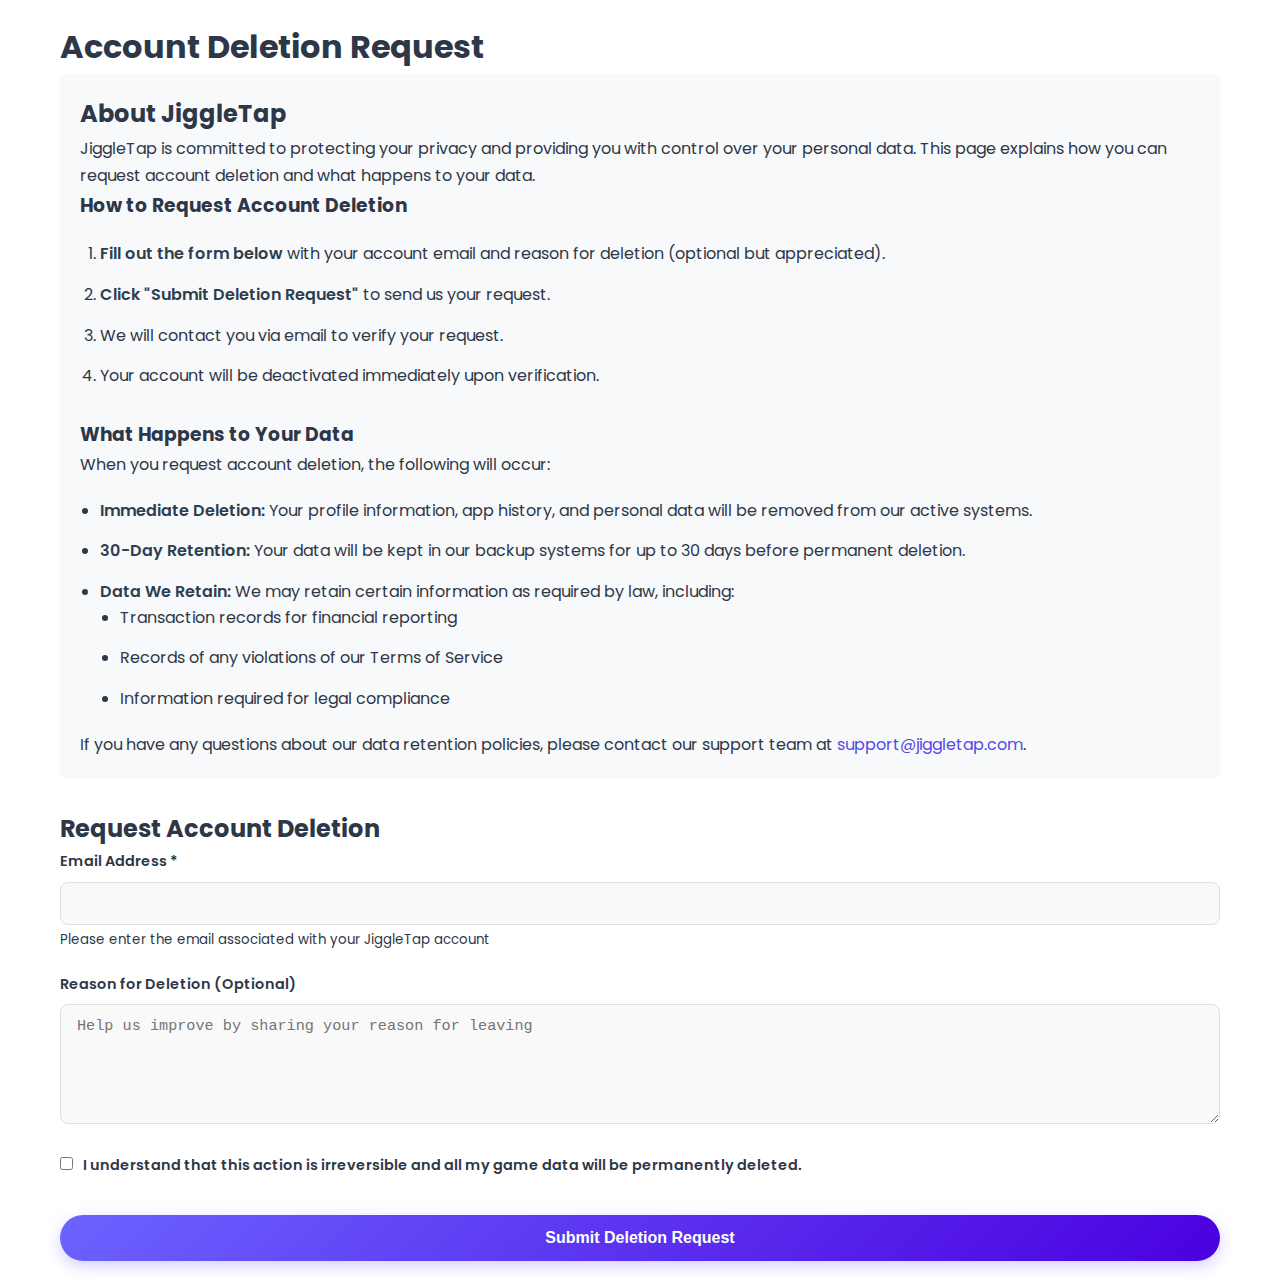
<file: cricket-fantasy/delete-info.html>
<!DOCTYPE html>
<html lang="en">
<head>
    <meta charset="UTF-8">
    <meta name="viewport" content="width=device-width, initial-scale=1.0">
    <title>JiggleTap - T20 Fantasy Cricket | Account Deletion</title>
    <link rel="preconnect" href="https://fonts.googleapis.com">
    <link rel="preconnect" href="https://fonts.gstatic.com" crossorigin>
    <link href="https://fonts.googleapis.com/css2?family=Poppins:wght@300;400;600;700&display=swap" rel="stylesheet">
    <link rel="icon" type="image/svg+xml" href="../images/jiggletap_logo_no_text.png">
    <link rel="stylesheet" href="../css/styles.css">
    <link rel="stylesheet" href="https://cdnjs.cloudflare.com/ajax/libs/font-awesome/6.0.0-beta3/css/all.min.css">
    <style>
        .info-section {
            background: #f8f9fa;
            border-radius: 8px;
            padding: 20px;
            margin-bottom: 30px;
        }
        .steps {
            margin: 20px 0;
            padding-left: 20px;
        }
        .steps li {
            margin-bottom: 15px;
            line-height: 1.6;
        }
        .data-retention {
            margin-top: 30px;
        }
        .highlight {
            font-weight: 600;
            color: #2c3e50;
        }
    </style>
</head>
<body class="m-20">
    <div class="container">
        <h1>Account Deletion Request</h1>
        
        <div class="info-section">
            <h2>About JiggleTap</h2>
            <p>JiggleTap is committed to protecting your privacy and providing you with control over your personal data. This page explains how you can request account deletion and what happens to your data.</p>
            
            <h3>How to Request Account Deletion</h3>
            <ol class="steps">
                <li><span class="highlight">Fill out the form below</span> with your account email and reason for deletion (optional but appreciated).</li>
                <li><span class="highlight">Click "Submit Deletion Request"</span> to send us your request.</li>
                <li>We will contact you via email to verify your request.</li>
                <li>Your account will be deactivated immediately upon verification.</li>
            </ol>
            
            <div class="data-retention">
                <h3>What Happens to Your Data</h3>
                <p>When you request account deletion, the following will occur:</p>
                <ul class="steps">
                    <li><span class="highlight">Immediate Deletion:</span> Your profile information, app history, and personal data will be removed from our active systems.</li>
                    <li><span class="highlight">30-Day Retention:</span> Your data will be kept in our backup systems for up to 30 days before permanent deletion.</li>
                    <li><span class="highlight">Data We Retain:</span> We may retain certain information as required by law, including:
                        <ul>
                            <li>Transaction records for financial reporting</li>
                            <li>Records of any violations of our Terms of Service</li>
                            <li>Information required for legal compliance</li>
                        </ul>
                    </li>
                </ul>
                
                <p>If you have any questions about our data retention policies, please contact our support team at <a href="mailto:support@jiggletap.com">support@jiggletap.com</a>.</p>
            </div>
        </div>

        <h2>Request Account Deletion</h2>
        <form id="delete-info" action="https://smartforms.dev/submit/686efab6c184545ccc0bf742" method="POST">
            <div class="form-group">
                <label for="email">Email Address <span class="required">*</span></label>
                <input id="email" type="email" name="email" required>
                <small>Please enter the email associated with your JiggleTap account</small>
            </div>
            <div class="form-group">
                <label for="reason">Reason for Deletion (Optional)</label>
                <textarea id="reason" name="reason" rows="4" placeholder="Help us improve by sharing your reason for leaving"></textarea>
            </div>

            <div class="form-group" style="display: flex; align-items: baseline; ">
                <input type="checkbox" id="confirm-delete" name="confirm-delete" style="width: auto; display: flex; margin-right: 10px;" required>
                <label for="confirm-delete">I understand that this action is irreversible and all my game data will be permanently deleted.</label>
            </div>

            <button type="submit" class="submit-btn">Submit Deletion Request</button>
        </form>
    </div>
</body>
</html>
</file>
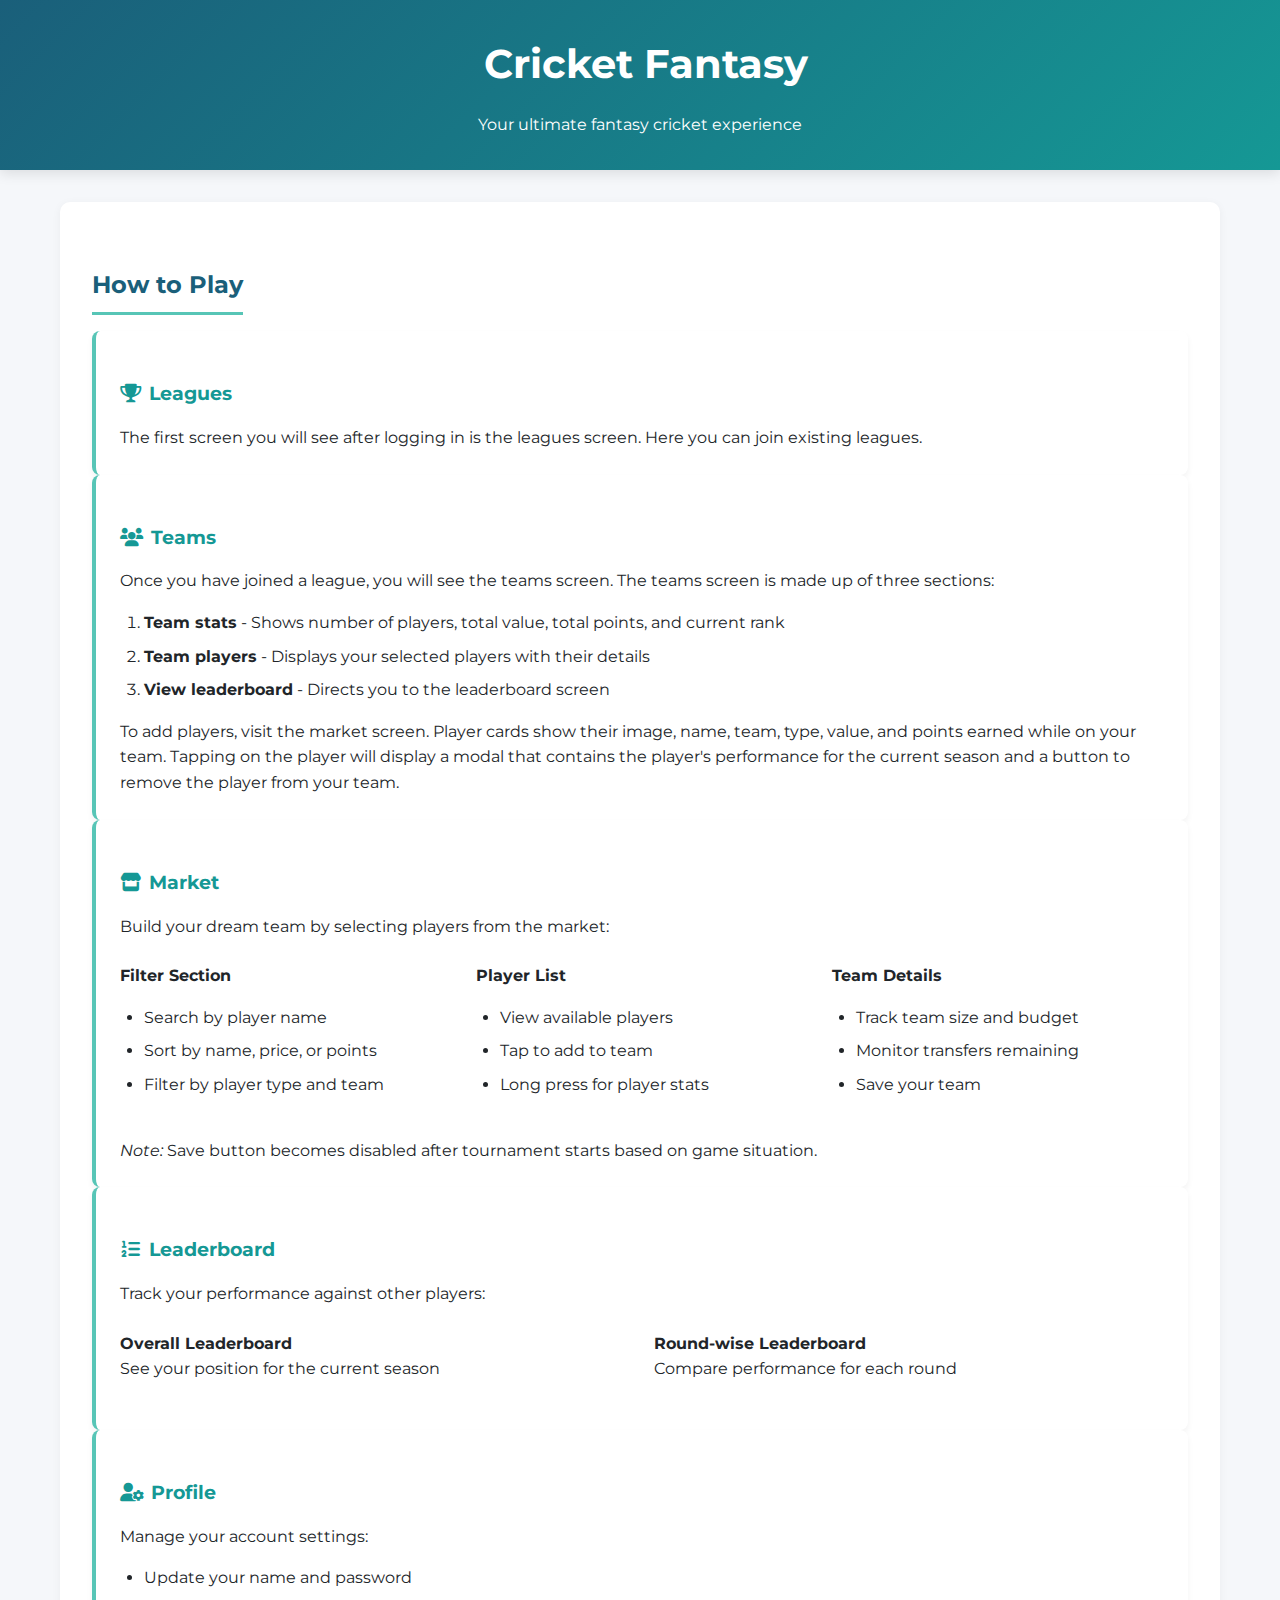
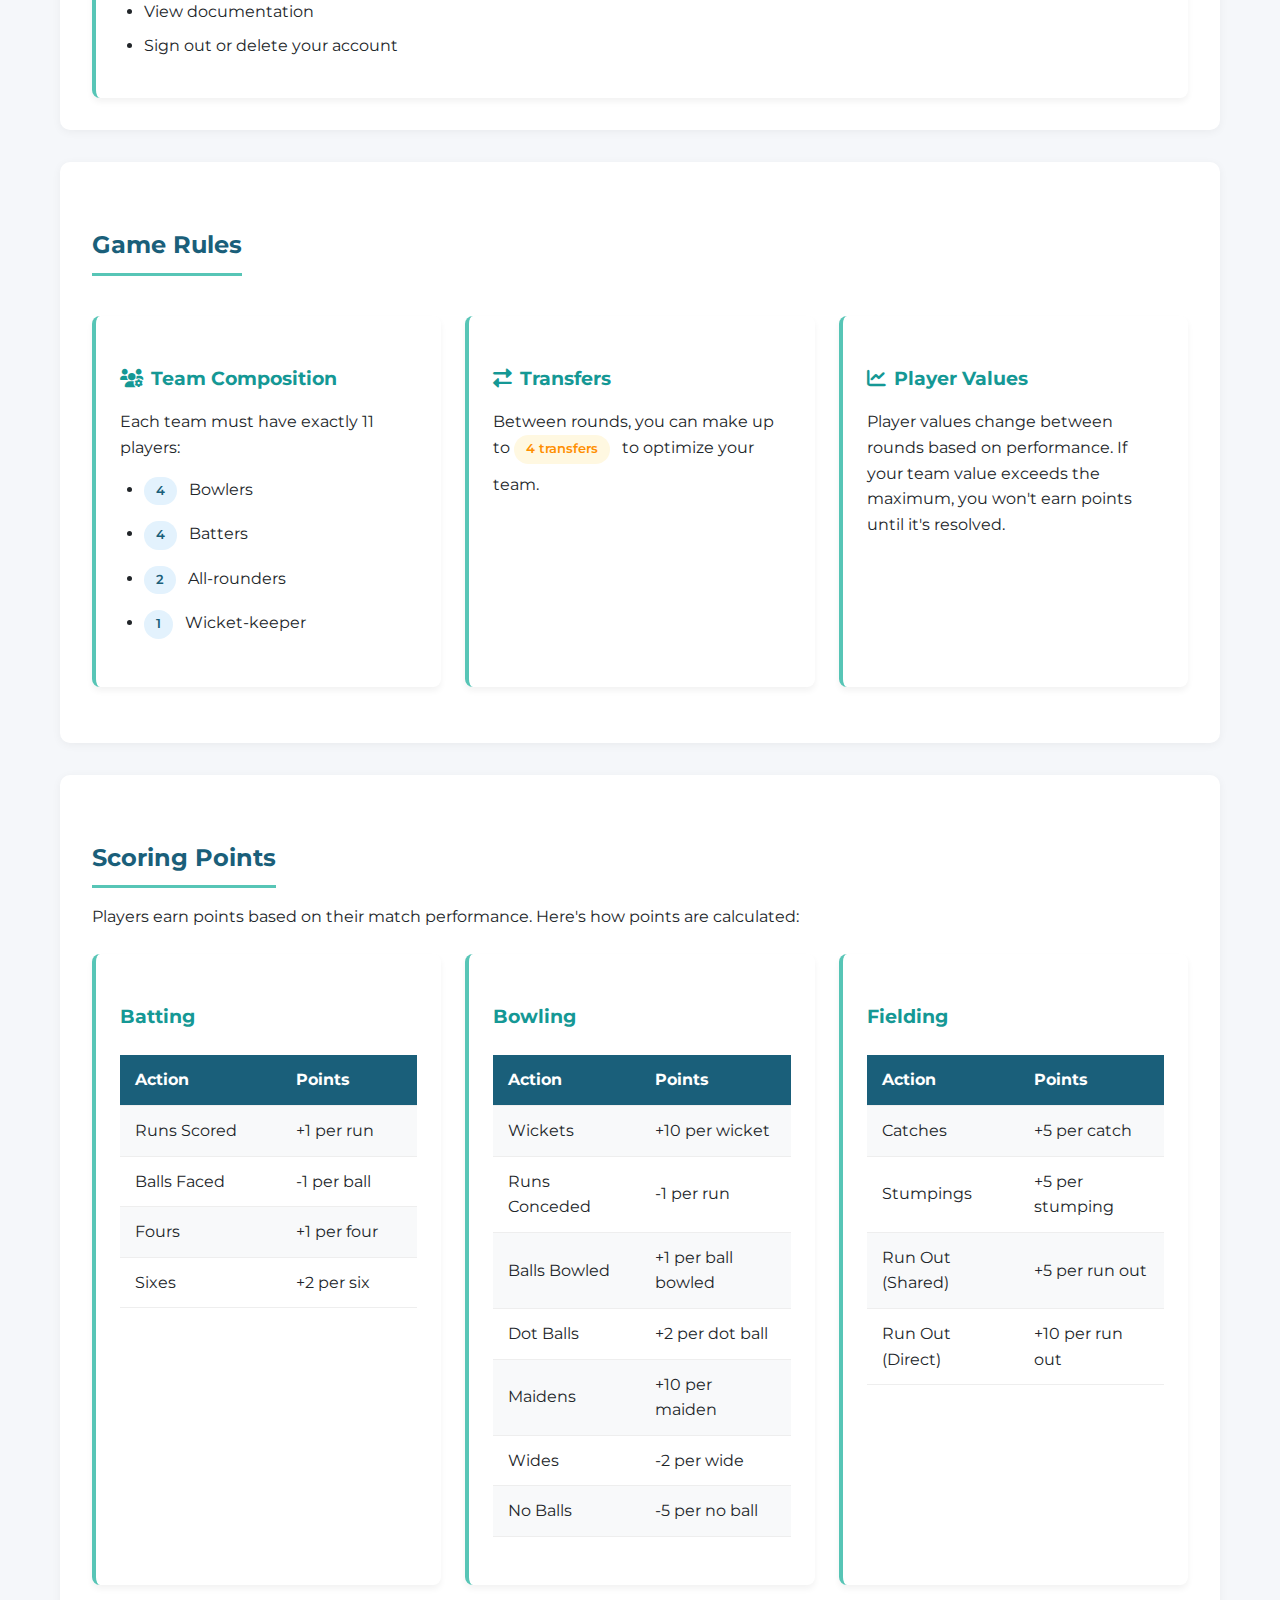
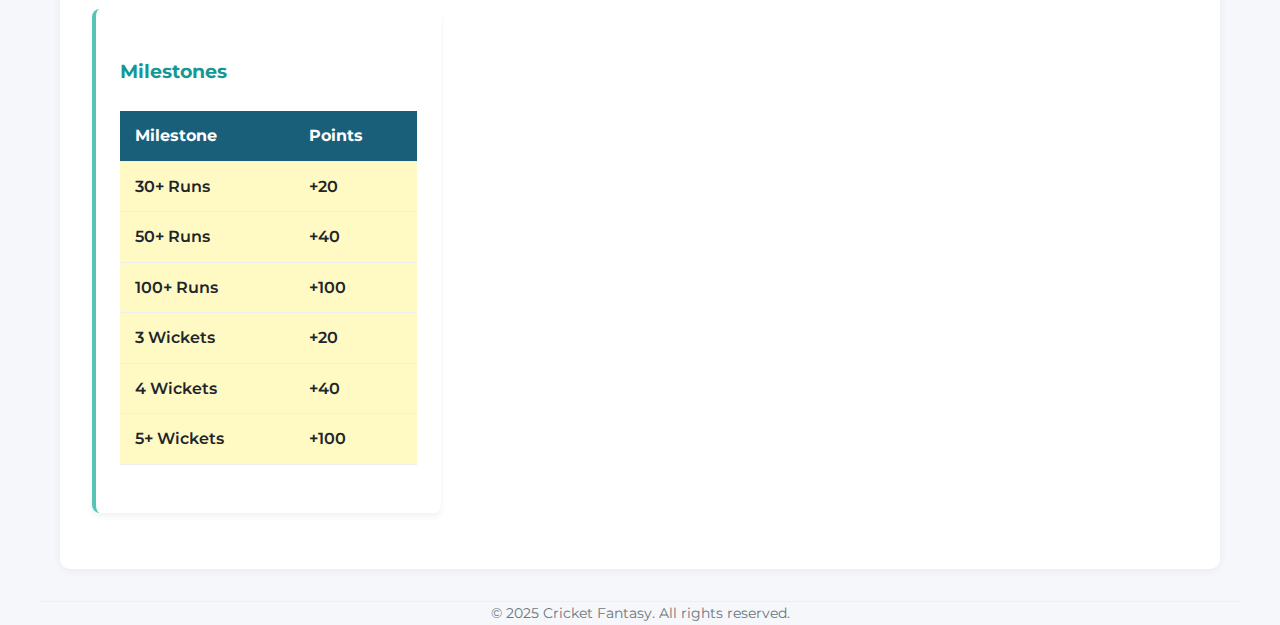
<file: cricket-fantasy/how-to-play.html>
<!DOCTYPE html>
<html lang="en">
<head>
    <meta charset="UTF-8">
    <meta name="viewport" content="width=device-width, initial-scale=1.0">
    <title>How to Play - Cricket Fantasy</title>
    <link href="https://fonts.googleapis.com/css2?family=Montserrat:wght@300;400;600;700&display=swap" rel="stylesheet">
    <link rel="stylesheet" href="https://cdnjs.cloudflare.com/ajax/libs/font-awesome/6.0.0-beta3/css/all.min.css">
    <style>
        :root {
            --primary: #1a5f7a;
            --secondary: #57c5b6;
            --accent: #159895;
            --light: #f8f9fa;
            --dark: #212529;
            --success: #28a745;
            --warning: #ffc107;
            --danger: #dc3545;
        }
        
        * {
            margin: 0;
            padding: 0;
            box-sizing: border-box;
        }
        
        body {
            font-family: 'Montserrat', sans-serif;
            line-height: 1.6;
            color: var(--dark);
            background-color: #f5f7fa;
        }
        
        .container {
            max-width: 1200px;
            margin: 0 auto;
            padding: 0 20px;
        }
        
        header {
            background: linear-gradient(135deg, var(--primary), var(--accent));
            color: white;
            padding: 2rem 0;
            text-align: center;
            margin-bottom: 2rem;
            box-shadow: 0 4px 12px rgba(0,0,0,0.1);
        }
        
        h1 {
            font-size: 2.5rem;
            margin-bottom: 1rem;
        }
        
        h2 {
            color: var(--primary);
            margin: 2rem 0 1rem;
            padding-bottom: 0.5rem;
            border-bottom: 3px solid var(--secondary);
            display: inline-block;
        }
        
        h3 {
            color: var(--accent);
            margin: 1.5rem 0 1rem;
        }
        
        .section {
            background: white;
            border-radius: 10px;
            padding: 2rem;
            margin-bottom: 2rem;
            box-shadow: 0 2px 10px rgba(0,0,0,0.05);
        }
        
        .grid {
            display: grid;
            grid-template-columns: repeat(auto-fit, minmax(300px, 1fr));
            gap: 1.5rem;
            margin: 1.5rem 0;
        }
        
        .card {
            background: white;
            border-radius: 8px;
            padding: 1.5rem;
            box-shadow: 0 4px 6px rgba(0,0,0,0.05);
            border-left: 4px solid var(--secondary);
            transition: transform 0.3s ease, box-shadow 0.3s ease;
        }
        
        .card:hover {
            transform: translateY(-5px);
            box-shadow: 0 6px 12px rgba(0,0,0,0.1);
        }
        
        .points-table {
            width: 100%;
            border-collapse: collapse;
            margin: 1.5rem 0;
        }
        
        .points-table th, .points-table td {
            padding: 12px 15px;
            text-align: left;
            border-bottom: 1px solid #eee;
        }
        
        .points-table th {
            background-color: var(--primary);
            color: white;
        }
        
        .points-table tr:nth-child(even) {
            background-color: #f8f9fa;
        }
        
        .highlight {
            background-color: #fff9c4 !important;
            font-weight: 600;
        }
        
        .badge {
            display: inline-block;
            padding: 0.25rem 0.75rem;
            border-radius: 50px;
            font-size: 0.8rem;
            font-weight: 600;
            margin-right: 0.5rem;
            margin-bottom: 0.5rem;
        }
        
        .badge-primary {
            background-color: #e3f2fd;
            color: var(--primary);
        }
        
        .badge-success {
            background-color: #e8f5e9;
            color: var(--success);
        }
        
        .badge-warning {
            background-color: #fff8e1;
            color: #ff8f00;
        }
        
        .icon {
            margin-right: 0.5rem;
            color: var(--accent);
        }
        
        ol, ul {
            padding-left: 1.5rem;
            margin: 1rem 0;
        }
        
        li {
            margin-bottom: 0.5rem;
        }
        
        @media (max-width: 768px) {
            .grid {
                grid-template-columns: 1fr;
            }
            
            h1 {
                font-size: 2rem;
            }
        }
        
        footer {
            text-align: center;
            padding: 2rem 0;
            margin-top: 2rem;
            color: #6c757d;
            font-size: 0.9rem;
            border-top: 1px solid #eee;
        }
    </style>
</head>
<body>
    <header>
        <div class="container">
            <h1><i class="fas fa-cricket"></i> Cricket Fantasy</h1>
            <p>Your ultimate fantasy cricket experience</p>
        </div>
    </header>
    
    <main class="container">
        <section class="section">
            <h2>How to Play</h2>
            
            <div class="card">
                <h3><i class="fas fa-trophy icon"></i>Leagues</h3>
                <p>The first screen you will see after logging in is the leagues screen. Here you can join existing leagues.</p>
            </div>
            
            <div class="card">
                <h3><i class="fas fa-users icon"></i>Teams</h3>
                <p>Once you have joined a league, you will see the teams screen. The teams screen is made up of three sections:</p>
                <ol>
                    <li><strong>Team stats</strong> - Shows number of players, total value, total points, and current rank</li>
                    <li><strong>Team players</strong> - Displays your selected players with their details</li>
                    <li><strong>View leaderboard</strong> - Directs you to the leaderboard screen</li>
                </ol>
                <p>To add players, visit the market screen. Player cards show their image, name, team, type, value,
                    and points earned while on your team. Tapping on the player will display a modal that contains the player's
                    performance for the current season and a button to remove the player from your team.</p>
            </div>
            
            <div class="card">
                <h3><i class="fas fa-store icon"></i>Market</h3>
                <p>Build your dream team by selecting players from the market:</p>
                <div class="grid">
                    <div>
                        <h4>Filter Section</h4>
                        <ul>
                            <li>Search by player name</li>
                            <li>Sort by name, price, or points</li>
                            <li>Filter by player type and team</li>
                        </ul>
                    </div>
                    <div>
                        <h4>Player List</h4>
                        <ul>
                            <li>View available players</li>
                            <li>Tap to add to team</li>
                            <li>Long press for player stats</li>
                        </ul>
                    </div>
                    <div>
                        <h4>Team Details</h4>
                        <ul>
                            <li>Track team size and budget</li>
                            <li>Monitor transfers remaining</li>
                            <li>Save your team</li>
                        </ul>
                    </div>
                </div>
                <p><em>Note:</em> Save button becomes disabled after tournament starts based on game situation.</p>
            </div>
            
            <div class="card">
                <h3><i class="fas fa-list-ol icon"></i>Leaderboard</h3>
                <p>Track your performance against other players:</p>
                <div class="grid">
                    <div>
                        <h4>Overall Leaderboard</h4>
                        <p>See your position for the current season</p>
                    </div>
                    <div>
                        <h4>Round-wise Leaderboard</h4>
                        <p>Compare performance for each round</p>
                    </div>
                </div>
            </div>
            
            <div class="card">
                <h3><i class="fas fa-user-cog icon"></i>Profile</h3>
                <p>Manage your account settings:</p>
                <ul>
                    <li>Update your name and password</li>
                    <li>View documentation</li>
                    <li>Sign out or delete your account</li>
                </ul>
            </div>
        </section>
        
        <section class="section">
            <h2>Game Rules</h2>
            <div class="grid">
                <div class="card">
                    <h3><i class="fas fa-users-cog icon"></i>Team Composition</h3>
                    <p>Each team must have exactly 11 players:</p>
                    <ul>
                        <li><span class="badge badge-primary">4</span> Bowlers</li>
                        <li><span class="badge badge-primary">4</span> Batters</li>
                        <li><span class="badge badge-primary">2</span> All-rounders</li>
                        <li><span class="badge badge-primary">1</span> Wicket-keeper</li>
                    </ul>
                </div>
                
                <div class="card">
                    <h3><i class="fas fa-exchange-alt icon"></i>Transfers</h3>
                    <p>Between rounds, you can make up to <span class="badge badge-warning">4 transfers</span> to optimize your team.</p>
                </div>
                
                <div class="card">
                    <h3><i class="fas fa-chart-line icon"></i>Player Values</h3>
                    <p>Player values change between rounds based on performance. If your team value exceeds the maximum, you won't earn points until it's resolved.</p>
                </div>
            </div>
        </section>
        
        <section class="section">
            <h2>Scoring Points</h2>
            <p>Players earn points based on their match performance. Here's how points are calculated:</p>
            
            <div class="grid">
                <div class="card">
                    <h3>Batting</h3>
                    <table class="points-table">
                        <tr>
                            <th>Action</th>
                            <th>Points</th>
                        </tr>
                        <tr>
                            <td>Runs Scored</td>
                            <td>+1 per run</td>
                        </tr>
                        <tr>
                            <td>Balls Faced</td>
                            <td>-1 per ball</td>
                        </tr>
                        <tr>
                            <td>Fours</td>
                            <td>+1 per four</td>
                        </tr>
                        <tr>
                            <td>Sixes</td>
                            <td>+2 per six</td>
                        </tr>
                    </table>
                </div>
                
                <div class="card">
                    <h3>Bowling</h3>
                    <table class="points-table">
                        <tr>
                            <th>Action</th>
                            <th>Points</th>
                        </tr>
                        <tr>
                            <td>Wickets</td>
                            <td>+10 per wicket</td>
                        </tr>
                        <tr>
                            <td>Runs Conceded</td>
                            <td>-1 per run</td>
                        </tr>
                        <tr>
                            <td>Balls Bowled</td>
                            <td>+1 per ball bowled</td>
                        </tr>
                        <tr>
                            <td>Dot Balls</td>
                            <td>+2 per dot ball</td>
                        </tr>
                        <tr>
                            <td>Maidens</td>
                            <td>+10 per maiden</td>
                        </tr>
                        <tr>
                            <td>Wides</td>
                            <td>-2 per wide</td>
                        </tr>
                        <tr>
                            <td>No Balls</td>
                            <td>-5 per no ball</td>
                        </tr>
                    </table>
                </div>
                
                <div class="card">
                    <h3>Fielding</h3>
                    <table class="points-table">
                        <tr>
                            <th>Action</th>
                            <th>Points</th>
                        </tr>
                        <tr>
                            <td>Catches</td>
                            <td>+5 per catch</td>
                        </tr>
                        <tr>
                            <td>Stumpings</td>
                            <td>+5 per stumping</td>
                        </tr>
                        <tr>
                            <td>Run Out (Shared)</td>
                            <td>+5 per run out</td>
                        </tr>
                        <tr>
                            <td>Run Out (Direct)</td>
                            <td>+10 per run out</td>
                        </tr>
                    </table>
                </div>
                
                <div class="card">
                    <h3>Milestones</h3>
                    <table class="points-table">
                        <tr>
                            <th>Milestone</th>
                            <th>Points</th>
                        </tr>
                        <tr class="highlight">
                            <td>30+ Runs</td>
                            <td>+20</td>
                        </tr>
                        <tr class="highlight">
                            <td>50+ Runs</td>
                            <td>+40</td>
                        </tr>
                        <tr class="highlight">
                            <td>100+ Runs</td>
                            <td>+100</td>
                        </tr>
                        <tr class="highlight">
                            <td>3 Wickets</td>
                            <td>+20</td>
                        </tr>
                        <tr class="highlight">
                            <td>4 Wickets</td>
                            <td>+40</td>
                        </tr>
                        <tr class="highlight">
                            <td>5+ Wickets</td>
                            <td>+100</td>
                        </tr>
                    </table>
                </div>
            </div>
        </section>
    </main>
    
    <footer class="container">
        <p>&copy; 2025 Cricket Fantasy. All rights reserved.</p>
    </footer>
</body>
</html>
</file>
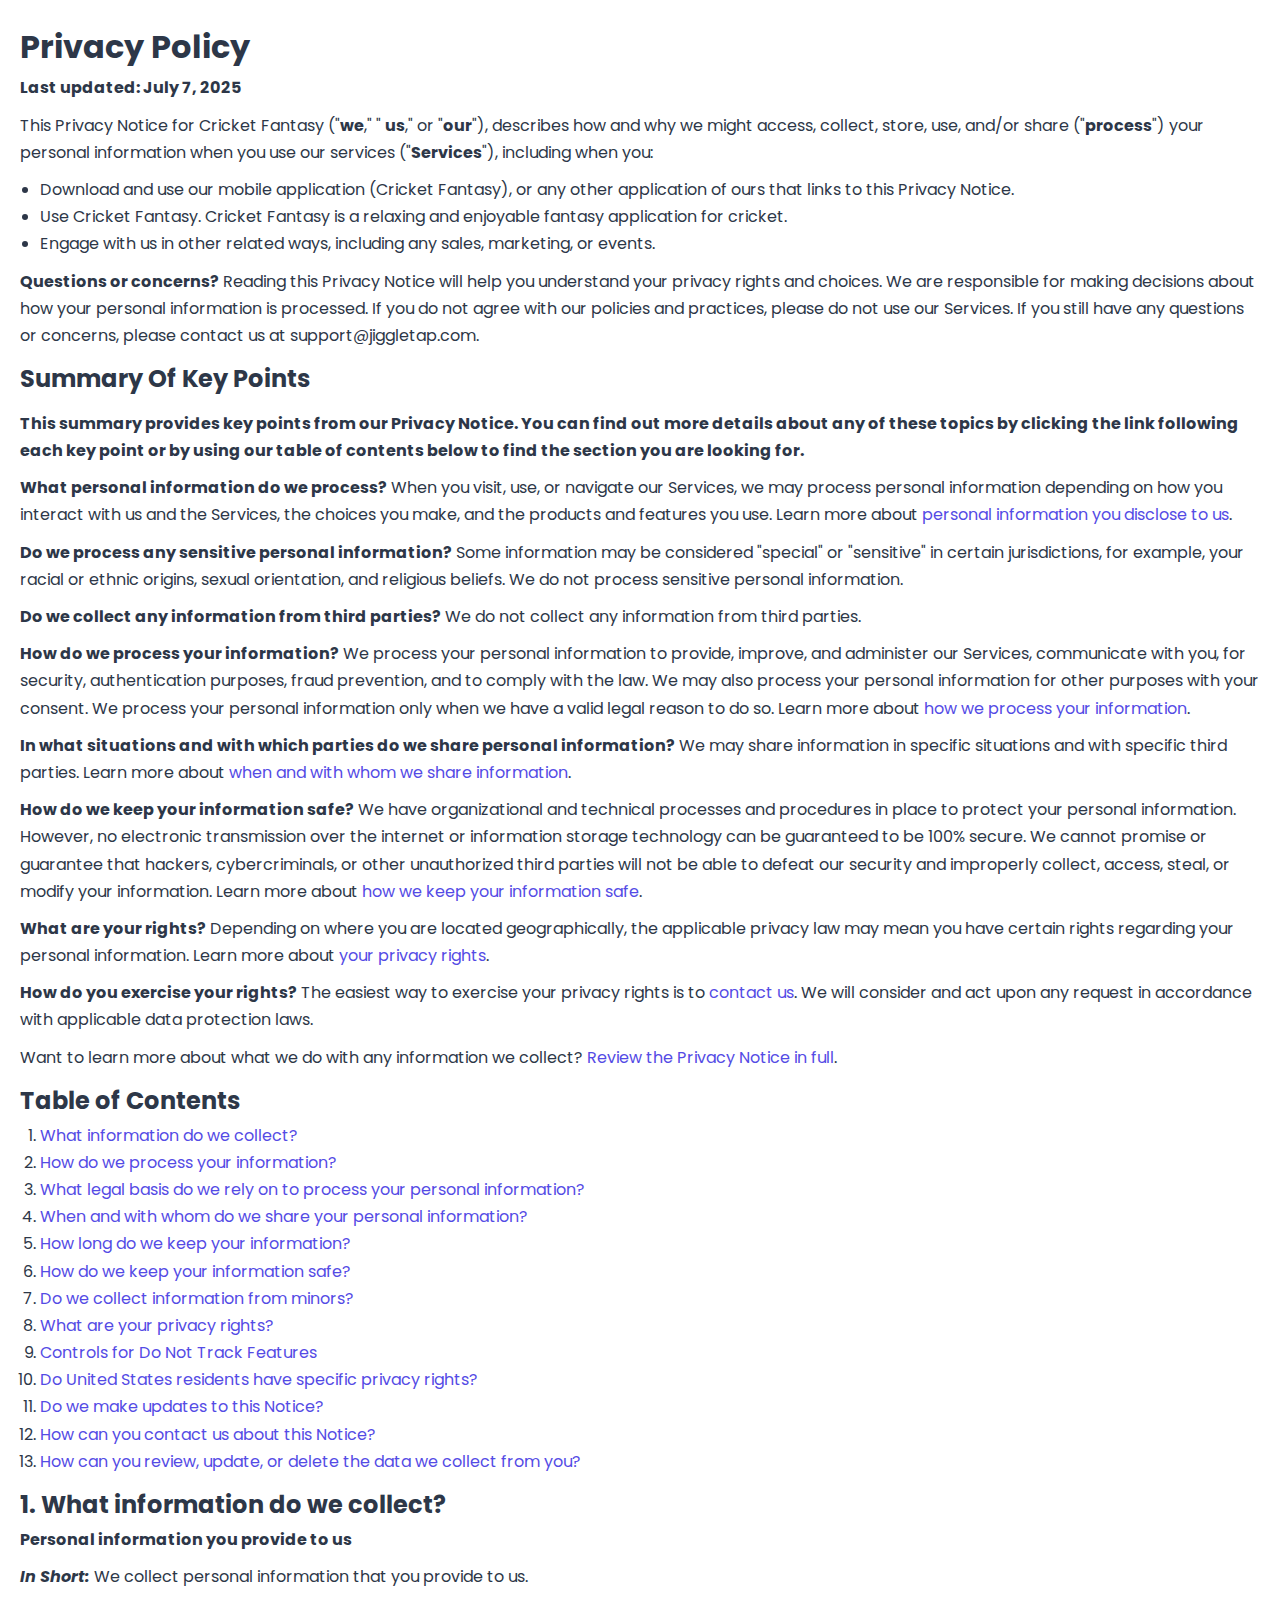
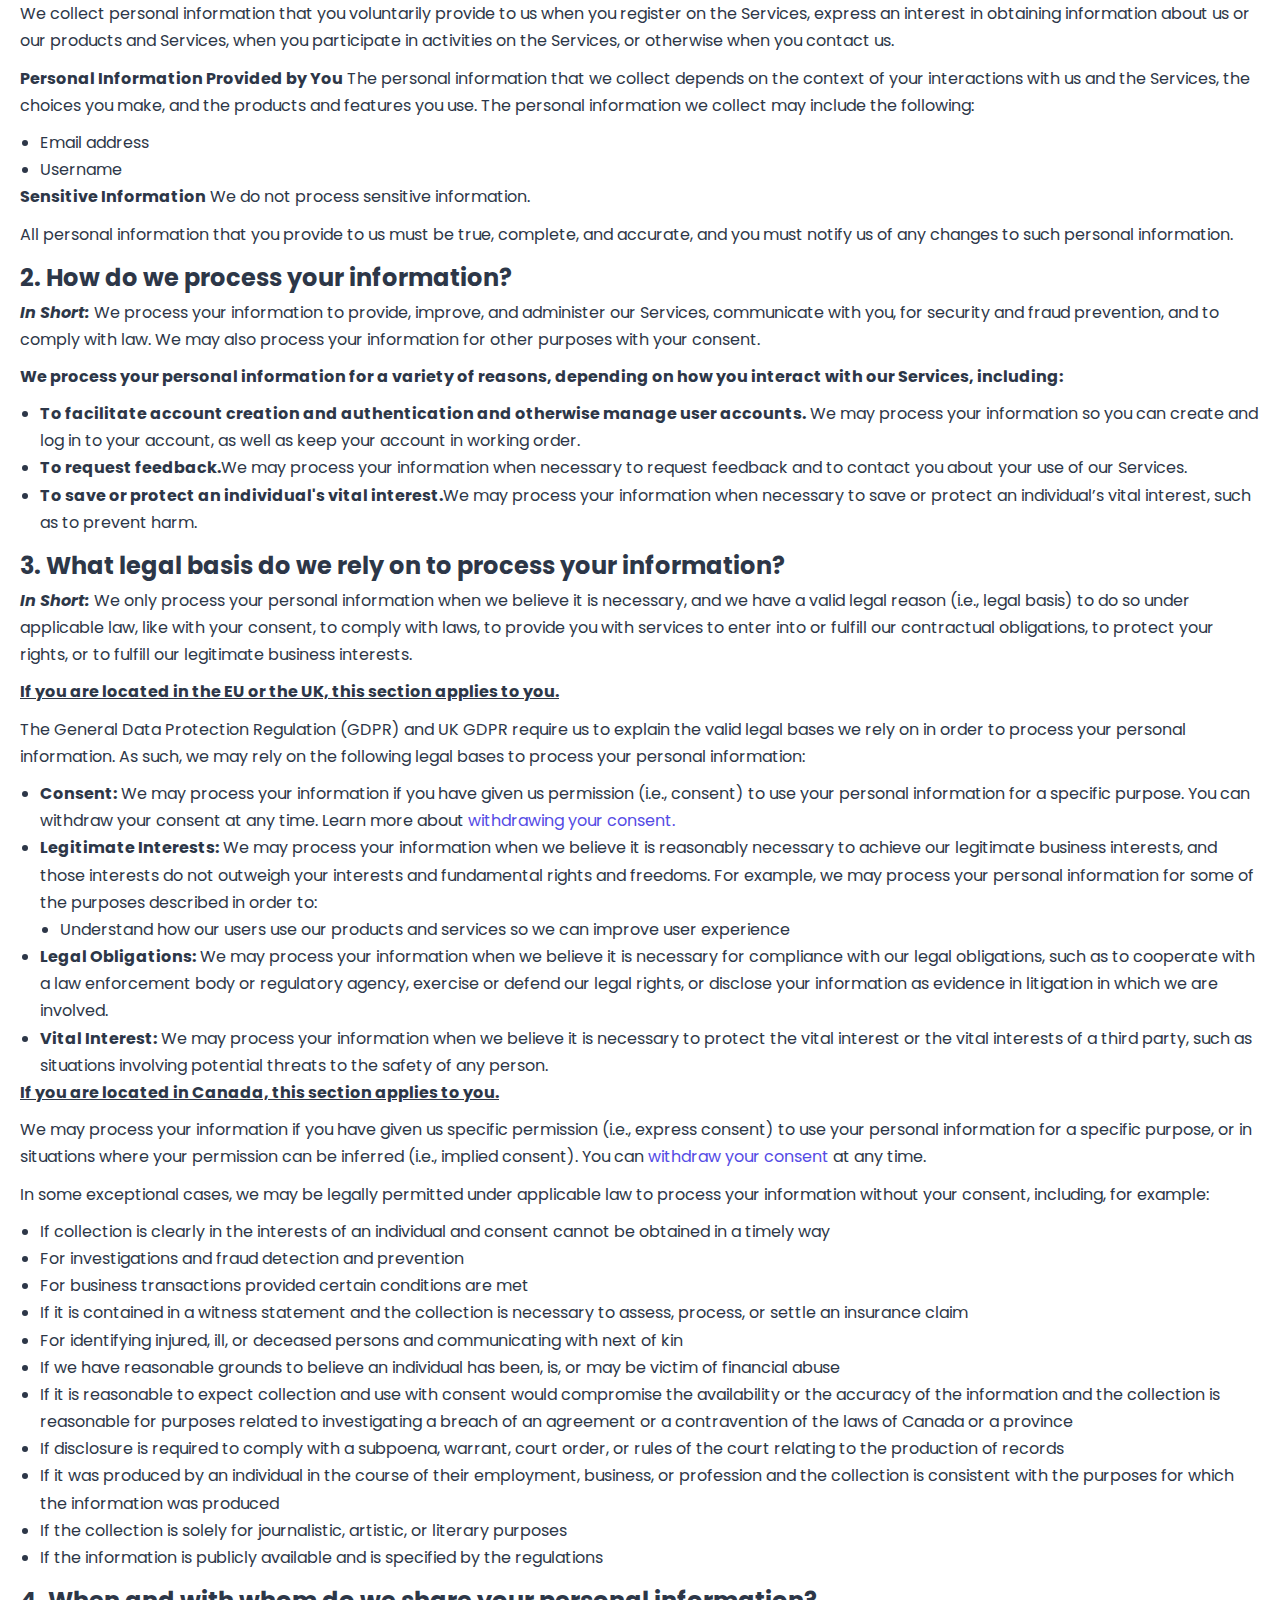
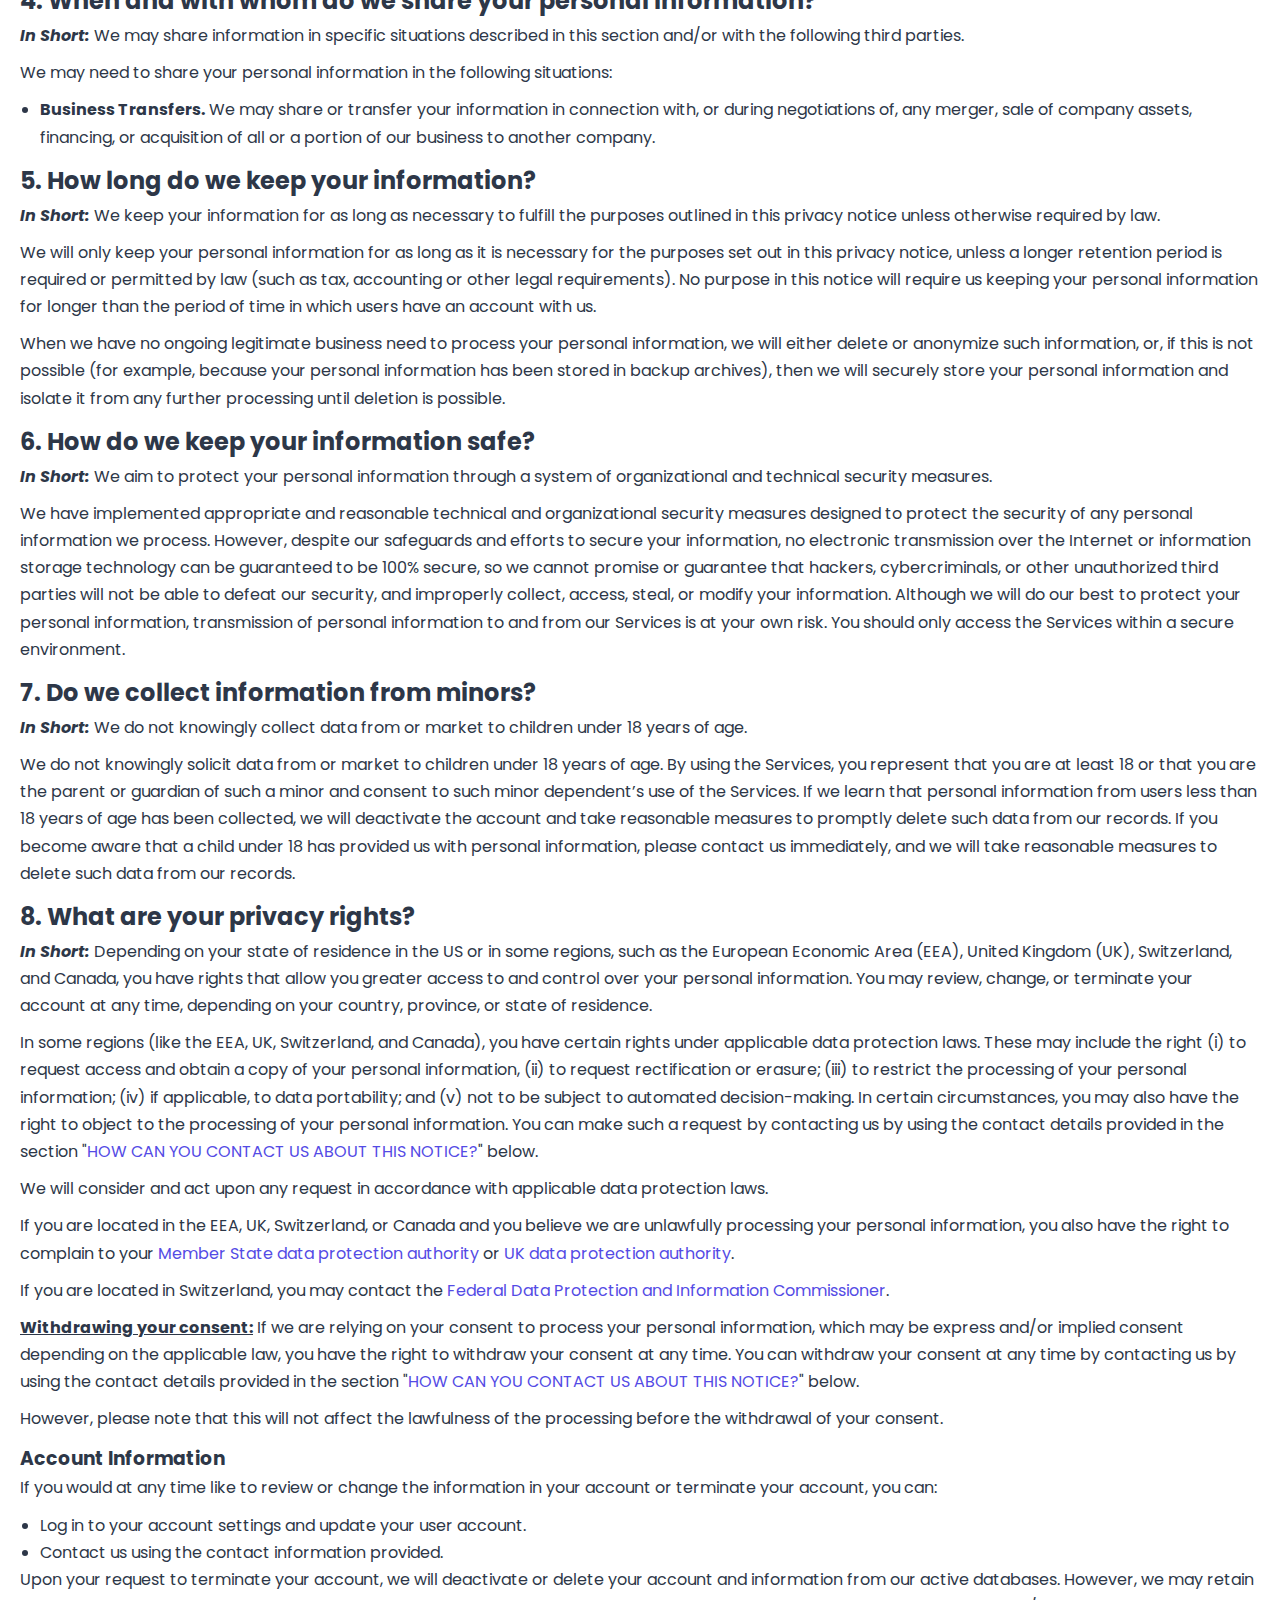
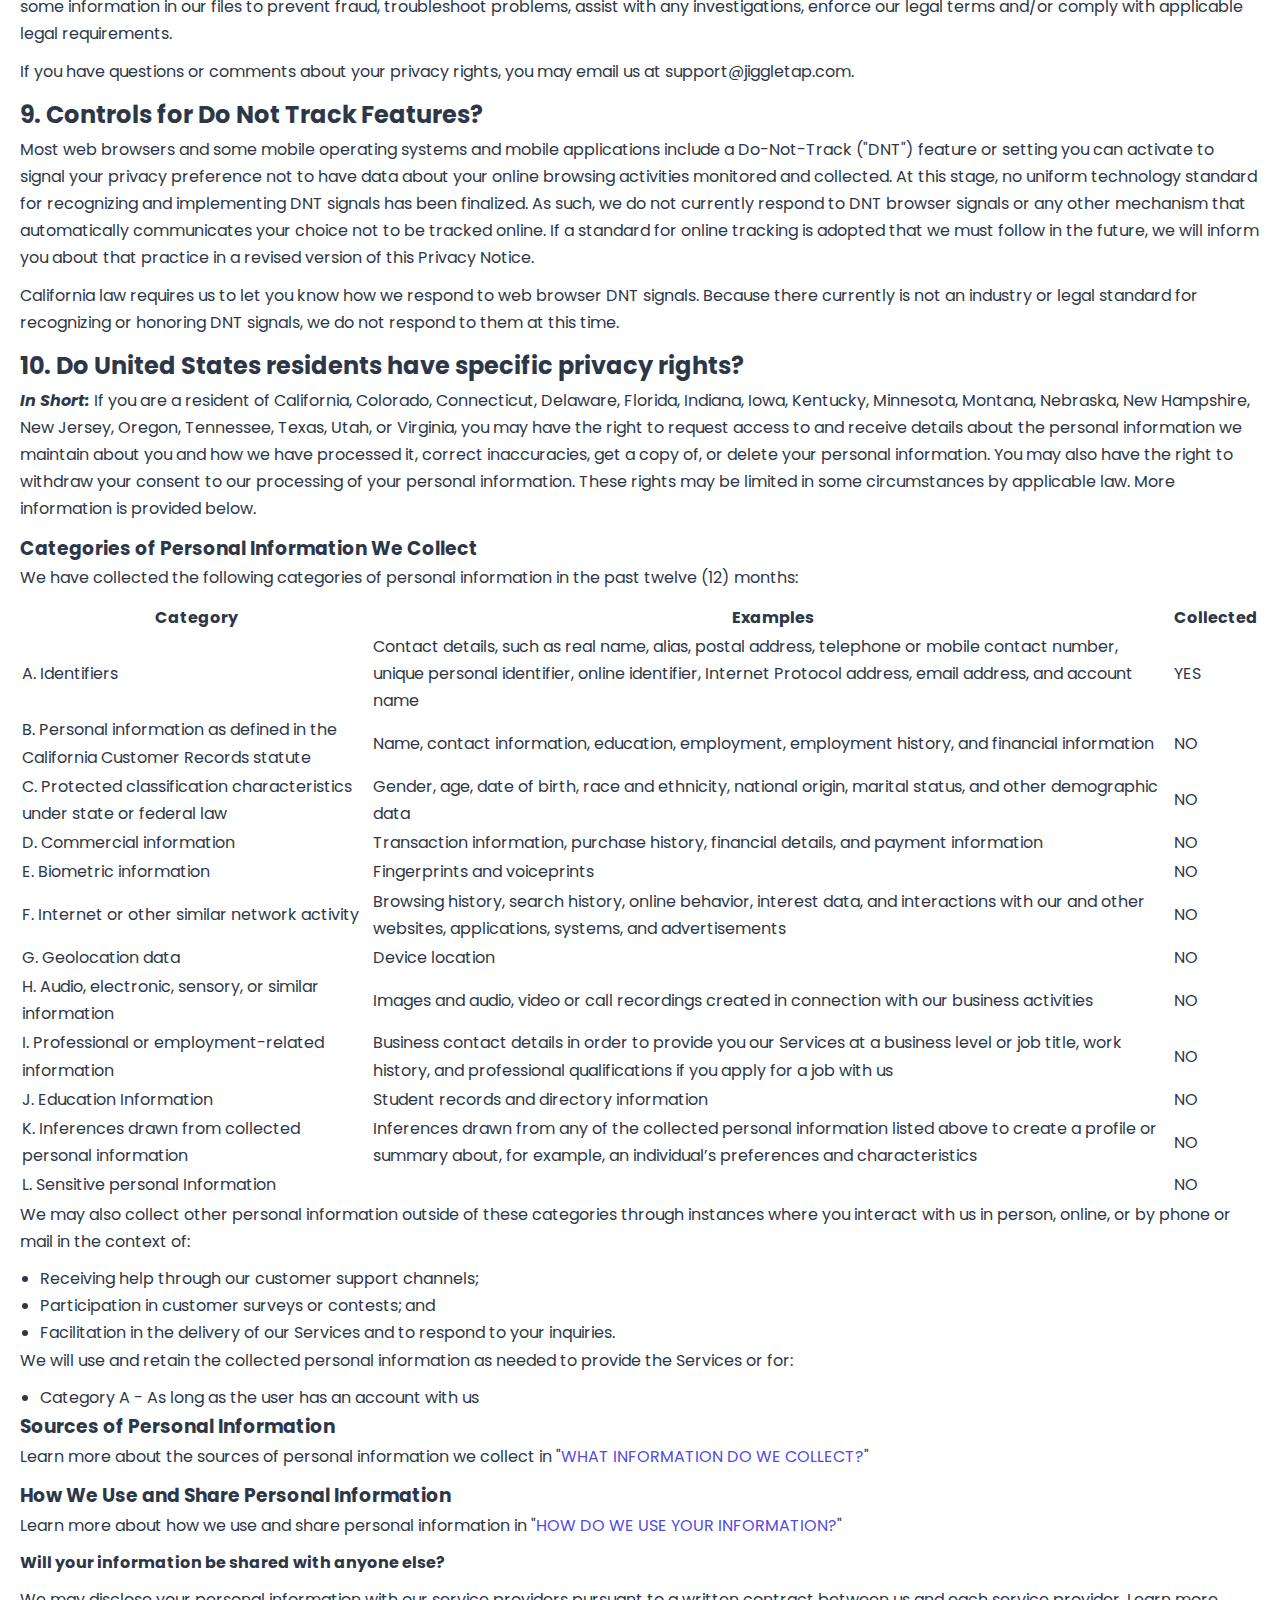
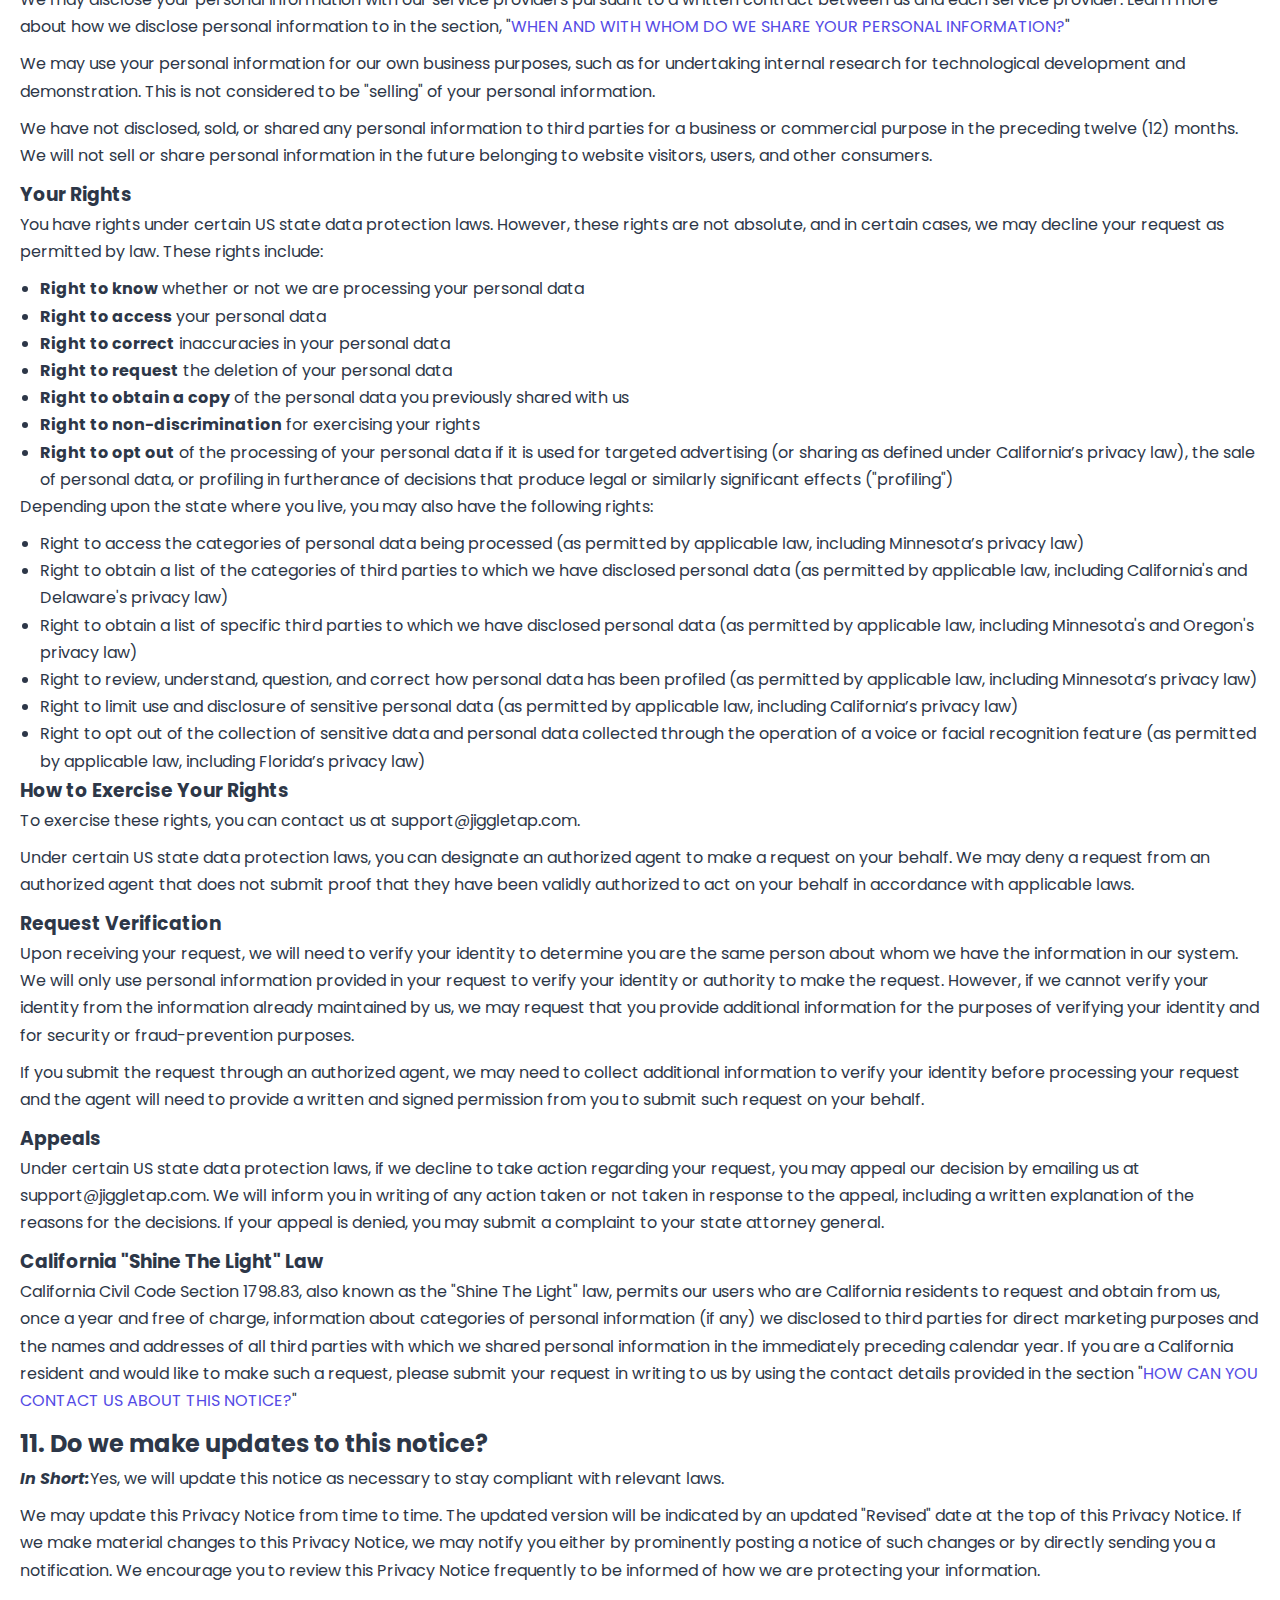
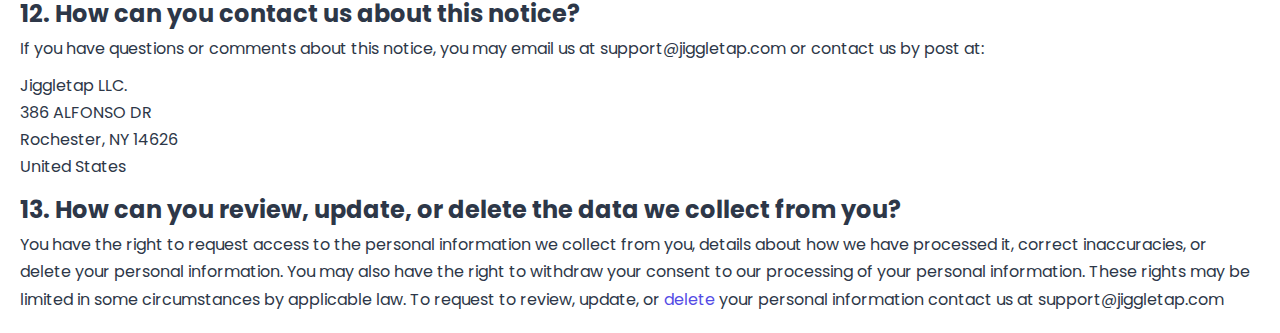
<file: cricket-fantasy/privacy-policy.html>
<!DOCTYPE html>
<html lang="en">
<head>
    <meta charset="UTF-8">
    <meta name="viewport" content="width=device-width, initial-scale=1.0">
    <title>Cricket Fantasy | Privacy Policy</title>
    <link rel="preconnect" href="https://fonts.googleapis.com">
    <link rel="preconnect" href="https://fonts.gstatic.com" crossorigin>
    <link href="https://fonts.googleapis.com/css2?family=Poppins:wght@300;400;600;700&display=swap" rel="stylesheet">
    <link rel="icon" type="image/svg+xml" href="../images/jiggletap_logo_no_text.png">
    <link rel="stylesheet" href="../css/styles.css">
    <link rel="stylesheet" href="https://cdnjs.cloudflare.com/ajax/libs/font-awesome/6.0.0-beta3/css/all.min.css">
</head>
<body class="m-20">
    <h1>Privacy Policy</h1>
    <p class="text-bold">Last updated: July 7, 2025</p>
    <section class="my-10">
        <p>
            This Privacy Notice for Cricket Fantasy ("<span class="text-bold">we</span>," "
            <span class="text-bold">us</span>," or "<span class="text-bold">our</span>"), describes how and why we might
            access, collect, store, use, and/or share ("<span class="text-bold">process</span>") your personal information
            when you use our services ("<span class="text-bold">Services</span>"), including when you:
        </p>
        <ul class="my-10">
            <li>
                Download and use our mobile application (Cricket Fantasy), or any other application of ours that links
                to this Privacy Notice.
            </li>
            <li>
                Use Cricket Fantasy. Cricket Fantasy is a relaxing and enjoyable fantasy application for cricket.
            </li>
            <li>
                Engage with us in other related ways, including any sales, marketing, or events.
            </li>
        </ul>
        <p>
            <span class="text-bold">Questions or concerns?</span> Reading this Privacy Notice will help you understand your privacy rights and choices.
            We are responsible for making decisions about how your personal information is processed. If you do not agree
            with our policies and practices, please do not use our Services. If you still have any questions or concerns,
            please contact us at support@jiggletap.com.
        </p>
    </section>
    <section class="my-10">
        <h2>Summary Of Key Points</h2>
        <p class="text-bold my-10">
            This summary provides key points from our Privacy Notice. You can find out more details about any of these
            topics by clicking the link following each key point or by using our table of contents below to find the section you are looking for.
        </p>
        <p class="mb-10">
            <span class="text-bold">What personal information do we process?</span> When you visit, use, or navigate our
            Services, we may process personal information depending on how you interact with us and the Services, the
            choices you make, and the products and features you use. Learn more about <a href="#collect-info">personal information you disclose to us</a>.
        </p>
        <p class="mb-10">
            <span class="text-bold">Do we process any sensitive personal information?</span> Some information may
            be considered "special" or "sensitive" in certain jurisdictions, for example, your racial or ethnic origins,
            sexual orientation, and religious beliefs. We do not process sensitive personal information.
        </p>
        <p class="mb-10">
            <span class="text-bold">Do we collect any information from third parties?</span> We do not collect any
            information from third parties.
        </p>
        <p class="mb-10">
            <span class="text-bold">How do we process your information?</span> We process your personal
            information to provide, improve, and administer our Services, communicate with you, for security,
            authentication purposes, fraud prevention, and to comply with the law. We may also process your personal information for
            other purposes with your consent. We process your personal information only when we have a valid legal
            reason to do so. Learn more about <a href="#process-info">how we process your information</a>.
        </p>
        <p class="mb-10">
            <span class="text-bold">In what situations and with which parties do we share personal information?</span>
            We may share information in specific situations and with specific third parties. Learn more about
            <a href="#share-info">when and with whom we share information</a>.
        </p>
        <p class="mb-10">
            <span class="text-bold">How do we keep your information safe?</span> We have organizational and technical
            processes and procedures in place to protect your personal information. However, no electronic transmission
            over the internet or information storage technology can be guaranteed to be 100% secure. We cannot promise
            or guarantee that hackers, cybercriminals, or other unauthorized third parties will not be able to defeat our
            security and improperly collect, access, steal, or modify your information. Learn more about
            <a href="#safe-info">how we keep your information safe</a>.
        </p>
        <p class="mb-10">
            <span class="text-bold">What are your rights?</span> Depending on where you are located geographically, the
            applicable privacy law may mean you have certain rights regarding your personal information. Learn more about
            <a href="#rights-info">your privacy rights</a>.
        </p>
        <p class="mb-10">
            <span class="text-bold">How do you exercise your rights?</span> The easiest way to exercise your privacy
            rights is to <a href="delete-info.html">contact us</a>. We will consider and act upon any request in accordance with applicable data
            protection laws.
        </p>
        <p class="mb-10">
            Want to learn more about what we do with any information we collect? <a href="#toc">Review the Privacy Notice in full</a>.
        </p>
    </section>
    <section class="my-10">
        <h2 id="toc">Table of Contents</h2>
        <ol>
            <li><a href="#collect-info">What information do we collect?</a></li>
            <li><a href="#process-info">How do we process your information?</a></li>
            <li><a href="#legal-basis">What legal basis do we rely on to process your personal information?</a></li>
            <li><a href="#share-info">When and with whom do we share your personal information?</a></li>
            <li><a href="#retain-info">How long do we keep your information?</a></li>
            <li><a href="#safe-info">How do we keep your information safe?</a></li>
            <li><a href="#minors-info">Do we collect information from minors?</a></li>
            <li><a href="#rights-info">What are your privacy rights?</a></li>
            <li><a href="#dnt-info">Controls for Do Not Track Features</a></li>
            <li><a href="#us-info">Do United States residents have specific privacy rights?</a></li>
            <li><a href="#updates-info">Do we make updates to this Notice?</a></li>
            <li><a href="#contact-info">How can you contact us about this Notice?</a></li>
            <li><a href="#request-info">How can you review, update, or delete the data we collect from you?</a></li>
        </ol>
    </section>
    <section class="my-10">
        <h2 id="collect-info">1. What information do we collect?</h2>
        <p class="mb-10 text-bold">
            Personal information you provide to us
        </p>
        <p class="mb-10">
            <span class="text-bold text-emphasis">In Short:</span> We collect personal information that you provide to us.
        </p>
        <p class="mb-10">
            We collect personal information that you voluntarily provide to us when you register on the Services, express
            an interest in obtaining information about us or our products and Services, when you participate in activities
            on the Services, or otherwise when you contact us.
        </p>
        <p class="mb-10">
            <span class="text-bold">Personal Information Provided by You</span> The personal information that we collect
            depends on the context of your interactions with us and the Services, the choices you make, and the products
            and features you use. The personal information we collect may include the following:
        </p>
        <ul>
            <li>Email address</li>
            <li>Username</li>
        </ul>
        <p class="mb-10">
            <span class="text-bold">Sensitive Information</span> We do not process sensitive information.
        </p>
        <p class="mb-10">
            All personal information that you provide to us must be true, complete, and accurate, and you must notify us
            of any changes to such personal information.
        </p>
    </section>
    <section class="my-10">
        <h2 id="process-info">2. How do we process your information?</h2>
        <p class="mb-10">
            <span class="text-bold text-emphasis">In Short:</span> We process your information to provide, improve, and administer our
            Services, communicate with you, for security and fraud prevention, and to comply with law. We may also process
            your information for other purposes with your consent.
        </p>
        <p class="mb-10">
            <span class="text-bold">We process your personal information for a variety of reasons, depending on how you interact with our Services,
                including:</span>
        </p>
        <ul>
            <li><span class="text-bold">To facilitate account creation and authentication and otherwise manage user accounts.</span>
                We may process your information so you can create and log in to your account, as well as keep your account in working order.
            </li>
            <li><span class="text-bold">To request feedback.</span>We may process your information when necessary to request
                feedback and to contact you about your use of our Services.
            </li>
            <li><span class="text-bold">To save or protect an individual's vital interest.</span>We may process your information
                when necessary to save or protect an individual’s vital interest, such as to prevent harm.
            </li>
        </ul>
    </section>
    <section class="my-10">
        <h2 id="legal-basis">3. What legal basis do we rely on to process your information?</h2>
        <p class="mb-10">
            <span class="text-bold text-emphasis">In Short:</span> We only process your personal information when we believe
            it is necessary, and we have a valid legal reason (i.e., legal basis) to do so under applicable law, like with
            your consent, to comply with laws, to provide you with services to enter into or fulfill our contractual
            obligations, to protect your rights, or to fulfill our legitimate business interests.
        </p>
        <p class="mb-10 text-bold text-underline">If you are located in the EU or the UK, this section applies to you.</p>
        <p class="mb-10">
            The General Data Protection Regulation (GDPR) and UK GDPR require us to explain the valid legal bases we rely on
            in order to process your personal information. As such, we may rely on the following legal bases to process your
            personal information:
        </p>
        <ul>
            <li><span class="text-bold">Consent:</span> We may process your information if you have given us permission
                (i.e., consent) to use your personal information for a specific purpose. You can withdraw your consent at
                any time. Learn more about <a href="#request-info">withdrawing your consent.</a>
            </li>
            <li><span class="text-bold">Legitimate Interests:</span> We may process your information when we believe it is
                reasonably necessary to achieve our legitimate business interests, and those interests do not outweigh your
                interests and fundamental rights and freedoms. For example, we may process your personal information for
                some of the purposes described in order to:
                <ul>
                    <li>Understand how our users use our products and services so we can improve user experience</li>
                </ul>
            </li>
            <li><span class="text-bold">Legal Obligations:</span> We may process your information when we believe it is
                necessary for compliance with our legal obligations, such as to cooperate with a law enforcement body or
                regulatory agency, exercise or defend our legal rights, or disclose your information as evidence in
                litigation in which we are involved.
            </li>
            <li><span class="text-bold">Vital Interest:</span> We may process your information when we believe it is
                necessary to protect the vital interest or the vital interests of a third party, such as situations
                involving potential threats to the safety of any person.
            </li>
        </ul>
        <p class="mb-10 text-bold text-underline">If you are located in Canada, this section applies to you.</p>
        <p class="mb-10">
            We may process your information if you have given us specific permission (i.e., express consent) to use your
            personal information for a specific purpose, or in situations where your permission can be inferred (i.e.,
            implied consent). You can <a href="#request-info">withdraw your consent</a> at any time.
        </p>
        <p class="mb-10">
            In some exceptional cases, we may be legally permitted under applicable law to process your information without
            your consent, including, for example:
        </p>
        <ul>
            <li>If collection is clearly in the interests of an individual and consent cannot be obtained in a timely way</li>
            <li>For investigations and fraud detection and prevention</li>
            <li>For business transactions provided certain conditions are met</li>
            <li>If it is contained in a witness statement and the collection is necessary to assess, process, or settle an insurance claim</li>
            <li>For identifying injured, ill, or deceased persons and communicating with next of kin</li>
            <li>If we have reasonable grounds to believe an individual has been, is, or may be victim of financial abuse</li>
            <li>If it is reasonable to expect collection and use with consent would compromise the availability or the accuracy
                of the information and the collection is reasonable for purposes related to investigating a breach of an
                agreement or a contravention of the laws of Canada or a province
            </li>
            <li>If disclosure is required to comply with a subpoena, warrant, court order, or rules of the court relating
                to the production of records
            </li>
            <li>If it was produced by an individual in the course of their employment, business, or profession and the
                collection is consistent with the purposes for which the information was produced
            </li>
            <li>If the collection is solely for journalistic, artistic, or literary purposes</li>
            <li>If the information is publicly available and is specified by the regulations</li>
        </ul>
    </section>
    <section class="my-10">
        <h2 id="share-info">4. When and with whom do we share your personal information?</h2>
        <p class="mb-10">
            <span class="text-bold text-emphasis">In Short:</span> We may share information in specific situations described in this
            section and/or with the following third parties.
        </p>
        <p class="mb-10">
            We may need to share your personal information in the following situations:
        </p>
        <ul>
            <li><span class="text-bold">Business Transfers.</span> We may share or transfer your information in connection
                with, or during negotiations of, any merger, sale of company assets, financing, or acquisition of all or
                a portion of our business to another company.
            </li>
        </ul>
    </section>
    <section class="my-10">
        <h2 id="retain-info">5. How long do we keep your information?</h2>
        <p class="mb-10">
            <span class="text-bold text-emphasis">In Short:</span> We keep your information for as long as necessary to fulfill
            the purposes outlined in this privacy notice unless otherwise required by law.
        </p>
        <p class="mb-10">
            We will only keep your personal information for as long as it is necessary for the purposes set out in this
            privacy notice, unless a longer retention period is required or permitted by law (such as tax, accounting or
            other legal requirements). No purpose in this notice will require us keeping your personal information for
            longer than the period of time in which users have an account with us.
        </p>
        <p class="mb-10">
            When we have no ongoing legitimate business need to process your personal information, we will either delete
            or anonymize such information, or, if this is not possible (for example, because your personal information has
            been stored in backup archives), then we will securely store your personal information and isolate it from any
            further processing until deletion is possible.
        </p>
    </section>
    <section class="my-10">
        <h2 id="safe-info">6. How do we keep your information safe?</h2>
        <p class="mb-10">
            <span class="text-bold text-emphasis">In Short:</span> We aim to protect your personal information through a
            system of organizational and technical security measures.
        </p>
        <p class="mb-10">
            We have implemented appropriate and reasonable technical and organizational security measures designed to
            protect the security of any personal information we process. However, despite our safeguards and efforts to
            secure your information, no electronic transmission over the Internet or information storage technology can
            be guaranteed to be 100% secure, so we cannot promise or guarantee that hackers, cybercriminals, or other
            unauthorized third parties will not be able to defeat our security, and improperly collect, access, steal,
            or modify your information. Although we will do our best to protect your personal information, transmission
            of personal information to and from our Services is at your own risk. You should only access the Services within
            a secure environment.
        </p>
    </section>
    <section class="my-10">
        <h2 id="minors-info">7. Do we collect information from minors?</h2>
        <p class="mb-10">
            <span class="text-bold text-emphasis">In Short:</span> We do not knowingly collect data from or market to
            children under 18 years of age.
        </p>
        <p class="mb-10">
            We do not knowingly solicit data from or market to children under 18 years of age. By using the Services, you
            represent that you are at least 18 or that you are the parent or guardian of such a minor and consent to such
            minor dependent’s use of the Services. If we learn that personal information from users less than 18 years of
            age has been collected, we will deactivate the account and take reasonable measures to promptly delete such
            data from our records. If you become aware that a child under 18 has provided us with personal information,
            please contact us immediately, and we will take reasonable measures to delete such data from our records.
        </p>
    </section>
    <section class="my-10">
        <h2 id="rights-info">8. What are your privacy rights?</h2>
        <p class="mb-10">
            <span class="text-bold text-emphasis">In Short:</span> Depending on your state of residence in the US or in
            some regions, such as the European Economic Area (EEA), United Kingdom (UK), Switzerland, and Canada, you
            have rights that allow you greater access to and control over your personal information. You may review,
            change, or terminate your account at any time, depending on your country, province, or state of residence.
        </p>
        <p class="mb-10">
            In some regions (like the EEA, UK, Switzerland, and Canada), you have certain rights under applicable data protection
            laws. These may include the right (i) to request access and obtain a copy of your personal information, (ii)
            to request rectification or erasure; (iii) to restrict the processing of your personal information; (iv) if
            applicable, to data portability; and (v) not to be subject to automated decision-making. In certain
            circumstances, you may also have the right to object to the processing of your personal information. You can
            make such a request by contacting us by using the contact details provided in the section "<a href="#contact-info">HOW CAN YOU
            CONTACT US ABOUT THIS NOTICE?</a>" below.
        </p>
        <p class="mb-10">
            We will consider and act upon any request in accordance with applicable data protection laws.
        </p>
        <p class="mb-10">
            If you are located in the EEA, UK, Switzerland, or Canada and you believe we are unlawfully processing your
            personal information, you also have the right to complain to your
            <a href="https://ec.europa.eu/justice/data-protection/bodies/authorities/index_en.htm">Member State data protection authority</a> or
            <a href="https://ico.org.uk/make-a-complaint/data-protection-complaints/data-protection-complaints/">UK data protection authority</a>.
        </p>
        <p class="mb-10">
            If you are located in Switzerland, you may contact the <a href="https://www.edoeb.admin.ch/edoeb/en/home.html">Federal Data Protection and Information Commissioner</a>.
        </p>
        <p class="mb-10">
            <span class="text-bold text-underline">Withdrawing your consent:</span> If we are relying on your consent to process your personal information, which may
            be express and/or implied consent depending on the applicable law, you have the right to withdraw your
            consent at any time. You can withdraw your consent at any time by contacting us by using the contact details
            provided in the section "<a href="#contact-info">HOW CAN YOU CONTACT US ABOUT THIS NOTICE?</a>" below.
        </p>
        <p class="mb-10">
            However, please note that this will not affect the lawfulness of the processing before the withdrawal of your
            consent.
        </p>
        <h3>Account Information</h3>
        <p class="mb-10">
            If you would at any time like to review or change the information in your account or terminate your account,
            you can:
        </p>
        <ul>
            <li>Log in to your account settings and update your user account.</li>
            <li>Contact us using the contact information provided.</li>
        </ul>
        <p class="mb-10">
            Upon your request to terminate your account, we will deactivate or delete your account and information from our
            active databases. However, we may retain some information in our files to prevent fraud, troubleshoot problems,
            assist with any investigations, enforce our legal terms and/or comply with applicable legal requirements.
        </p>
        <p class="mb-10">
            If you have questions or comments about your privacy rights, you may email us at support@jiggletap.com.
        </p>
    </section>
    <section class="my-10">
        <h2 id="dnt-info">9. Controls for Do Not Track Features?</h2>
        <p class="mb-10">
            Most web browsers and some mobile operating systems and mobile applications include a Do-Not-Track ("DNT")
            feature or setting you can activate to signal your privacy preference not to have data about your online
            browsing activities monitored and collected. At this stage, no uniform technology standard for recognizing
            and implementing DNT signals has been finalized. As such, we do not currently respond to DNT browser signals
            or any other mechanism that automatically communicates your choice not to be tracked online. If a standard
            for online tracking is adopted that we must follow in the future, we will inform you about that practice in
            a revised version of this Privacy Notice.
        </p>
        <p class="mb-10">
            California law requires us to let you know how we respond to web browser DNT signals. Because there currently
            is not an industry or legal standard for recognizing or honoring DNT signals, we do not respond to them at
            this time.
        </p>
    </section>
    <section class="my-10">
        <h2 id="us-info">10. Do United States residents have specific privacy rights?</h2>
        <p class="mb-10">
            <span class="text-bold text-emphasis">In Short:</span> If you are a resident of California, Colorado, Connecticut,
            Delaware, Florida, Indiana, Iowa, Kentucky, Minnesota, Montana, Nebraska, New Hampshire, New Jersey, Oregon,
            Tennessee, Texas, Utah, or Virginia, you may have the right to request access to and receive details about
            the personal information we maintain about you and how we have processed it, correct inaccuracies, get a copy
            of, or delete your personal information. You may also have the right to withdraw your consent to our
            processing of your personal information. These rights may be limited in some circumstances by applicable law.
            More information is provided below.
        </p>
        <h3>Categories of Personal Information We Collect</h3>
        <p class="mb-10">We have collected the following categories of personal information in the past twelve (12) months:</p>
        <table>
            <thead>
                <tr>
                    <th colspan="2">Category</th>
                    <th colspan="8">Examples</th>
                    <th colspan="2">Collected</th>
                </tr>
            </thead>
            <tbody>
                <tr>
                    <td colspan="2">A. Identifiers</td>
                    <td colspan="8">
                        Contact details, such as real name, alias, postal address, telephone or mobile contact number,
                        unique personal identifier, online identifier, Internet Protocol address, email address, and account name
                    </td>
                    <td colspan="2">YES</td>
                </tr>
                <tr>
                    <td colspan="2">B. Personal information as defined in the California Customer Records statute</td>
                    <td colspan="8">
                        Name, contact information, education, employment, employment history, and financial information
                    </td>
                    <td colspan="2">NO</td>
                </tr>
                <tr>
                    <td colspan="2">C. Protected classification characteristics under state or federal law</td>
                    <td colspan="8">
                        Gender, age, date of birth, race and ethnicity, national origin, marital status, and other demographic data
                    </td>
                    <td colspan="2">NO</td>
                </tr>
                <tr>
                    <td colspan="2">D. Commercial information</td>
                    <td colspan="8">
                        Transaction information, purchase history, financial details, and payment information
                    </td>
                    <td colspan="2">NO</td>
                </tr>
                <tr>
                    <td colspan="2">E. Biometric information</td>
                    <td colspan="8">
                        Fingerprints and voiceprints
                    </td>
                    <td colspan="2">NO</td>
                </tr>
                <tr>
                    <td colspan="2">F. Internet or other similar network activity</td>
                    <td colspan="8">
                        Browsing history, search history, online behavior, interest data, and interactions with our and
                        other websites, applications, systems, and advertisements
                    </td>
                    <td colspan="2">NO</td>
                </tr>
                <tr>
                    <td colspan="2">G. Geolocation data</td>
                    <td colspan="8">
                        Device location
                    </td>
                    <td colspan="2">NO</td>
                </tr>
                <tr>
                    <td colspan="2">H. Audio, electronic, sensory, or similar information</td>
                    <td colspan="8">
                        Images and audio, video or call recordings created in connection with our business activities
                    </td>
                    <td colspan="2">NO</td>
                </tr>
                <tr>
                    <td colspan="2">I. Professional or employment-related information</td>
                    <td colspan="8">
                        Business contact details in order to provide you our Services at a business level or job title,
                        work history, and professional qualifications if you apply for a job with us
                    </td>
                    <td colspan="2">NO</td>
                </tr>
                <tr>
                    <td colspan="2">J. Education Information</td>
                    <td colspan="8">
                        Student records and directory information
                    </td>
                    <td colspan="2">NO</td>
                </tr>
                <tr>
                    <td colspan="2">K. Inferences drawn from collected personal information</td>
                    <td colspan="8">
                        Inferences drawn from any of the collected personal information listed above to create a profile
                        or summary about, for example, an individual’s preferences and characteristics
                    </td>
                    <td colspan="2">NO</td>
                </tr>
                <tr>
                    <td colspan="2">L. Sensitive personal Information</td>
                    <td colspan="8">

                    </td>
                    <td colspan="2">NO</td>
                </tr>
            </tbody>
        </table>
        <p class="mb-10">
            We may also collect other personal information outside of these categories through instances where you
            interact with us in person, online, or by phone or mail in the context of:
        </p>
        <ul>
            <li>Receiving help through our customer support channels;</li>
            <li>Participation in customer surveys or contests; and</li>
            <li>Facilitation in the delivery of our Services and to respond to your inquiries.</li>
        </ul>
        <p class="mb-10">
            We will use and retain the collected personal information as needed to provide the Services or for:
        </p>
        <ul>
            <li>Category A - As long as the user has an account with us</li>
        </ul>
        <h3>Sources of Personal Information</h3>
        <p class="mb-10">Learn more about the sources of personal information we collect in "<a href="#collect-info">WHAT INFORMATION DO WE COLLECT?</a>"</p>
        <h3>How We Use and Share Personal Information</h3>
        <p class="mb-10">Learn more about how we use and share personal information in "<a href="#share-info">HOW DO WE USE YOUR INFORMATION?</a>"</p>
        <p class="mb-10 text-bold">Will your information be shared with anyone else?</p>
        <p class="mb-10">
            We may disclose your personal information with our service providers pursuant to a written contract between
            us and each service provider. Learn more about how we disclose personal information to in the section,
            "<a href="#share-info">WHEN AND WITH WHOM DO WE SHARE YOUR PERSONAL INFORMATION?</a>"
        </p>
        <p class="mb-10">
            We may use your personal information for our own business purposes, such as for undertaking internal research
            for technological development and demonstration. This is not considered to be "selling" of your personal information.
        </p>
        <p class="mb-10">
            We have not disclosed, sold, or shared any personal information to third parties for a business or commercial
            purpose in the preceding twelve (12) months. We will not sell or share personal information in the future
            belonging to website visitors, users, and other consumers.
        </p>
        <h3>Your Rights</h3>
        <p class="mb-10">You have rights under certain US state data protection laws. However, these rights are not absolute,
            and in certain cases, we may decline your request as permitted by law. These rights include:
        </p>
        <ul>
            <li><span class="text-bold">Right to know</span> whether or not we are processing your personal data</li>
            <li><span class="text-bold">Right to access</span> your personal data</li>
            <li><span class="text-bold">Right to correct</span> inaccuracies in your personal data</li>
            <li><span class="text-bold">Right to request</span> the deletion of your personal data</li>
            <li><span class="text-bold">Right to obtain a copy</span> of the personal data you previously shared with us</li>
            <li><span class="text-bold">Right to non-discrimination</span> for exercising your rights</li>
            <li><span class="text-bold">Right to opt out</span> of the processing of your personal data if it is used for
                targeted advertising (or sharing as defined under California’s privacy law), the sale of personal data,
                or profiling in furtherance of decisions that produce legal or similarly significant effects ("profiling")
            </li>
        </ul>
        <p class="mb-10">
            Depending upon the state where you live, you may also have the following rights:
        </p>
        <ul>
            <li>Right to access the categories of personal data being processed (as permitted by applicable law, including Minnesota’s privacy law)</li>
            <li>Right to obtain a list of the categories of third parties to which we have disclosed personal data
                (as permitted by applicable law, including California's and Delaware's privacy law)
            </li>
            <li>Right to obtain a list of specific third parties to which we have disclosed personal data (as permitted
                by applicable law, including Minnesota's and Oregon's privacy law)
            </li>
            <li>
                Right to review, understand, question, and correct how personal data has been profiled (as permitted by
                applicable law, including Minnesota’s privacy law)
            </li>
            <li>
                Right to limit use and disclosure of sensitive personal data (as permitted by applicable law, including California’s privacy law)
            </li>
            <li>
                Right to opt out of the collection of sensitive data and personal data collected through the operation
                of a voice or facial recognition feature (as permitted by applicable law, including Florida’s privacy law)
            </li>
        </ul>
        <h3>How to Exercise Your Rights</h3>
        <p class="mb-10">
            To exercise these rights, you can contact us at support@jiggletap.com.
        </p>
        <p class="mb-10">
            Under certain US state data protection laws, you can designate an authorized agent to make a request on your
            behalf. We may deny a request from an authorized agent that does not submit proof that they have been validly
            authorized to act on your behalf in accordance with applicable laws.
        </p>
        <h3>Request Verification</h3>
        <p class="mb-10">
            Upon receiving your request, we will need to verify your identity to determine you are the same person about
            whom we have the information in our system. We will only use personal information provided in your request to
            verify your identity or authority to make the request. However, if we cannot verify your identity from the information
            already maintained by us, we may request that you provide additional information for the purposes of verifying
            your identity and for security or fraud-prevention purposes.
        </p>
        <p class="mb-10">
            If you submit the request through an authorized agent, we may need to collect additional information to verify
            your identity before processing your request and the agent will need to provide a written and signed permission
            from you to submit such request on your behalf.
        </p>
        <h3>Appeals</h3>
        <p class="mb-10">
            Under certain US state data protection laws, if we decline to take action regarding your request, you may appeal
            our decision by emailing us at support@jiggletap.com. We will inform you in writing of any action taken
            or not taken in response to the appeal, including a written explanation of the reasons for the decisions.
            If your appeal is denied, you may submit a complaint to your state attorney general.
        </p>
        <h3>California "Shine The Light" Law</h3>
        <p class="mb-10">
            California Civil Code Section 1798.83, also known as the "Shine The Light" law, permits our users who are
            California residents to request and obtain from us, once a year and free of charge, information about categories
            of personal information (if any) we disclosed to third parties for direct marketing purposes and the names and
            addresses of all third parties with which we shared personal information in the immediately preceding calendar year.
            If you are a California resident and would like to make such a request, please submit your request in writing
            to us by using the contact details provided in the section "<a href="#contact-info">HOW CAN YOU CONTACT US ABOUT THIS NOTICE?</a>"
        </p>
    </section>
    <section class="my-10">
        <h2 id="updates-info">11. Do we make updates to this notice?</h2>
        <p class="mb-10"><span class="text-bold text-emphasis">In Short:</span>Yes, we will update this notice as necessary
            to stay compliant with relevant laws.
        </p>
        <p class="mb-10">
            We may update this Privacy Notice from time to time. The updated version will be indicated by an updated
            "Revised" date at the top of this Privacy Notice. If we make material changes to this Privacy Notice, we may
            notify you either by prominently posting a notice of such changes or by directly sending you a notification.
            We encourage you to review this Privacy Notice frequently to be informed of how we are protecting your information.
        </p>
    </section>
    <section class="my-10">
        <h2 id="contact-info">12. How can you contact us about this notice?</h2>
        <p class="mb-10">
            If you have questions or comments about this notice, you may email us at support@jiggletap.com or contact us by post at:
        </p>
        <p class="mb-10">
            Jiggletap LLC.<br />
            386 ALFONSO DR<br />
            Rochester, NY 14626<br />
            United States
        </p>
    </section>
    <section class="my-10">
        <h2 id="request-info">13. How can you review, update, or delete the data we collect from you?</h2>
        <p class="mb-10">
            You have the right to request access to the personal information we collect from you, details about how we have
            processed it, correct inaccuracies, or delete your personal information. You may also have the right to withdraw
            your consent to our processing of your personal information. These rights may be limited in some circumstances by
            applicable law. To request to review, update, or <a href="delete-info.html">delete</a> your personal information
            contact us at support@jiggletap.com
        </p>
    </section>
</body>
</html>
</file>
<file: css/styles.css>
/* Base Styles */
:root {
    --primary-color: #544be5;
    --secondary-color: #4A00E0;
    --accent-color: #00B4DB;
    --dark-color: #1A1A2E;
    --light-color: #F8F9FA;
    --text-color: #2D3748;
    --text-light: #718096;
    --white: #ffffff;
    --gradient-primary: linear-gradient(135deg, #6C63FF 0%, #4A00E0 100%);
    --gradient-accent: linear-gradient(135deg, #00B4DB 0%, #0083B0 100%);
    --box-shadow: 0 10px 30px rgba(0, 0, 0, 0.1);
    --border-radius: 12px;
    --transition: all 0.3s cubic-bezier(0.4, 0, 0.2, 1);
}

* {
    margin: 0;
    padding: 0;
    box-sizing: border-box;
}

html {
    scroll-behavior: smooth;
}

body {
    font-family: 'Poppins', -apple-system, BlinkMacSystemFont, 'Segoe UI', Roboto, Oxygen, Ubuntu, Cantarell, 'Open Sans', 'Helvetica Neue', sans-serif;
    line-height: 1.7;
    color: var(--text-color);
    overflow-x: hidden;
    background-color: var(--white);
    -webkit-font-smoothing: antialiased;
    -moz-osx-font-smoothing: grayscale;
}

.container {
    width: 100%;
    max-width: 1200px;
    margin: 0 auto;
    padding: 0 20px;
}

a {
    text-decoration: none;
    color: var(--primary-color);
    transition: var(--transition);
}

img {
    max-width: 100%;
    height: auto;
}

/* Navigation */
.navbar {
    position: fixed;
    top: 0;
    left: 0;
    width: 100%;
    background: rgba(255, 255, 255, 0.98);
    backdrop-filter: blur(10px);
    -webkit-backdrop-filter: blur(10px);
    box-shadow: 0 4px 30px rgba(0, 0, 0, 0.05);
    z-index: 1000;
    padding: 15px 0;
    transition: all 0.4s cubic-bezier(0.4, 0, 0.2, 1);
}

.navbar.scrolled {
    padding: 10px 0;
    box-shadow: 0 10px 30px rgba(0, 0, 0, 0.1);
    background: rgba(255, 255, 255, 0.98);
}

.navbar .container {
    display: flex;
    justify-content: space-between;
    align-items: center;
    position: relative;
}

.logo {
    display: flex;
    align-items: center;
    z-index: 1001;
}

.logo-img {
    height: 38px;
    width: auto;
    transition: transform 0.3s ease;
}

.logo:hover .logo-img {
    transform: scale(1.05);
}

.nav-links {
    display: flex;
    align-items: center;
    gap: 10px;
}

.nav-links a {
    margin-left: 25px;
    color: var(--dark-color);
    font-weight: 600;
    font-size: 0.95rem;
    position: relative;
    padding: 8px 0;
    transition: all 0.3s ease;
}

.nav-links a::before {
    content: '';
    position: absolute;
    width: 0;
    height: 2px;
    bottom: 0;
    left: 0;
    background: var(--gradient-primary);
    transition: width 0.3s ease;
}

.nav-links a:hover {
    color: var(--primary-color);
}

.nav-links a:hover::before {
    width: 100%;
}

.nav-links .cta-button {
    background: var(--gradient-primary);
    color: white;
    padding: 10px 24px;
    border-radius: 50px;
    margin-left: 20px;
    box-shadow: 0 4px 15px rgba(108, 99, 255, 0.3);
    transition: all 0.3s ease;
}

.nav-links .cta-button:hover {
    transform: translateY(-2px);
    box-shadow: 0 8px 25px rgba(108, 99, 255, 0.4);
    color: white;
}

.nav-links .cta-button::before {
    display: none;
}

/* Mobile Navigation */
.menu-toggle {
    display: none;
    flex-direction: column;
    justify-content: space-between;
    width: 30px;
    height: 21px;
    cursor: pointer;
    z-index: 1001;
    position: relative;
}

.menu-toggle span {
    display: block;
    width: 100%;
    height: 3px;
    background: var(--dark-color);
    border-radius: 3px;
    transition: all 0.3s ease;
}

.menu-toggle.active span:nth-child(1) {
    transform: translateY(9px) rotate(45deg);
}

.menu-toggle.active span:nth-child(2) {
    opacity: 0;
}

.menu-toggle.active span:nth-child(3) {
    transform: translateY(-9px) rotate(-45deg);
}

/* Responsive Navigation */
@media (max-width: 992px) {
    .menu-toggle {
        display: flex;
    }
    
    .nav-links {
        position: fixed;
        top: 0;
        right: -100%;
        width: 80%;
        max-width: 350px;
        height: 100vh;
        background: white;
        flex-direction: column;
        justify-content: flex-start;
        padding: 100px 30px 40px;
        box-shadow: -5px 0 30px rgba(0, 0, 0, 0.1);
        transition: right 0.4s cubic-bezier(0.4, 0, 0.2, 1);
        z-index: 1000;
    }
    
    .nav-links.active {
        right: 0;
    }
    
    .nav-links a {
        width: 100%;
        margin: 10px 0;
        padding: 12px 0;
        text-align: center;
    }
    
    .nav-links .cta-button {
        margin: 20px 0 0;
        width: 100%;
    }
    
    .navbar.scrolled .menu-toggle span {
        background: var(--dark-color);
    }
}

/* Add smooth scrolling to all links */
html {
    scroll-behavior: smooth;
}

.nav-links a:hover::after {
    width: 100%;
}

/* Hero Section */
.hero {
    position: relative;
    min-height: 70vh;
    display: flex;
    align-items: center;
    color: var(--dark-color);
    background: var(--white);
    overflow: hidden;
    /*padding: 100px 0 0;*/
    z-index: 1;
}

.hero::before {
    content: '';
    position: absolute;
    top: 0;
    left: 0;
    width: 100%;
    height: 100%;
    background: linear-gradient(135deg, rgba(108, 99, 255, 0.1) 0%, rgba(0, 180, 219, 0.1) 100%);
    z-index: -1;
}

.hero .container {
    position: relative;
    z-index: 2;
}

.hero-content {
    display: flex;
    align-items: center;
    justify-content: space-between;
    gap: 60px;
    position: relative;
    z-index: 2;
}

.hero-text {
    flex: 1;
    max-width: 600px;
    padding: 40px 0;
}

.eyebrow {
    display: inline-block;
    font-size: 1rem;
    font-weight: 600;
    text-transform: uppercase;
    letter-spacing: 2px;
    color: var(--primary-color);
    margin-bottom: 15px;
    position: relative;
    padding-left: 24px;
}

.eyebrow::before {
    content: '';
    position: absolute;
    left: 0;
    top: 50%;
    transform: translateY(-50%);
    width: 16px;
    height: 3px;
    background: var(--primary-color);
    border-radius: 3px;
}

.hero h1 {
    font-size: 3.5rem;
    font-weight: 800;
    margin: 0 0 20px;
    line-height: 1.2;
    background: var(--gradient-primary);
    -webkit-background-clip: text;
    -webkit-text-fill-color: transparent;
    background-clip: text;
    text-fill-color: transparent;
}

.hero .highlight {
    position: relative;
    display: inline-block;
}

.hero .highlight::after {
    content: '';
    position: absolute;
    bottom: 5px;
    left: 0;
    width: 100%;
    height: 12px;
    background: rgba(108, 99, 255, 0.2);
    z-index: -1;
    border-radius: 4px;
}

.hero .lead {
    font-size: 1.25rem;
    color: var(--text-light);
    margin: 0 0 40px;
    line-height: 1.7;
    max-width: 90%;
}

.hero-buttons {
    display: flex;
    gap: 20px;
    margin-top: 40px;
}

.cta-button {
    display: inline-flex;
    align-items: center;
    justify-content: center;
    background: var(--gradient-primary);
    color: white;
    padding: 16px 32px;
    border-radius: 50px;
    font-weight: 600;
    text-transform: none;
    letter-spacing: 0.5px;
    transition: var(--transition);
    box-shadow: 0 4px 20px rgba(108, 99, 255, 0.3);
    font-size: 1rem;
    border: none;
    cursor: pointer;
    position: relative;
    overflow: hidden;
    z-index: 1;
}

.cta-button::before {
    content: '';
    position: absolute;
    top: 0;
    left: 0;
    width: 100%;
    height: 100%;
    background: var(--gradient-accent);
    opacity: 0;
    transition: opacity 0.3s ease;
    z-index: -1;
}

.cta-button:hover {
    transform: translateY(-3px);
    box-shadow: 0 8px 25px rgba(108, 99, 255, 0.4);
}

.cta-button:hover::before {
    opacity: 1;
}

.ghost-button {
    display: inline-flex;
    align-items: center;
    justify-content: center;
    background: transparent;
    color: var(--primary-color);
    padding: 14px 30px;
    border-radius: 50px;
    font-weight: 600;
    text-transform: none;
    letter-spacing: 0.5px;
    transition: var(--transition);
    border: 2px solid var(--primary-color);
    font-size: 1rem;
    position: relative;
    overflow: hidden;
    z-index: 1;
}

.ghost-button::before {
    content: '';
    position: absolute;
    top: 0;
    left: 0;
    width: 100%;
    height: 100%;
    background: var(--gradient-primary);
    opacity: 0;
    transition: opacity 0.3s ease;
    z-index: -1;
}

.ghost-button:hover {
    color: white;
    border-color: transparent;
    transform: translateY(-3px);
    box-shadow: 0 5px 15px rgba(108, 99, 255, 0.2);
}

.ghost-button:hover::before {
    opacity: 1;
}

.hero-image {
    position: relative;
    flex: 1;
    max-width: 600px;
    height: 600px;
    display: flex;
    align-items: center;
    justify-content: center;
}

.hero-illustration {
    position: relative;
    z-index: 2;
    width: 100%;
    height: 100%;
    display: flex;
    align-items: center;
    justify-content: center;
}

.hero-illustration .illustration {
    width: 100%;
    height: auto;
    max-height: 100%;
    object-fit: contain;
    border-radius: var(--border-radius);
    box-shadow: var(--box-shadow);
    transform: perspective(1000px) rotateY(-10deg) rotateX(5deg);
    transition: transform 0.5s ease;
}

.hero-image:hover .illustration {
    transform: perspective(1000px) rotateY(0) rotateX(0);
}

.floating-shape {
    position: absolute;
    border-radius: 50%;
    background: var(--gradient-primary);
    filter: blur(60px);
    opacity: 0.15;
    z-index: 1;
    animation: float 8s ease-in-out infinite;
}

.shape-1 {
    width: 400px;
    height: 400px;
    top: -100px;
    right: -100px;
    animation-delay: 0s;
}

.shape-2 {
    width: 300px;
    height: 300px;
    bottom: -50px;
    left: -50px;
    background: var(--gradient-accent);
    animation-delay: 1s;
}

.hero-wave {
    position: absolute;
    bottom: 0;
    left: 0;
    width: 100%;
    overflow: hidden;
    line-height: 0;
    transform: rotate(180deg);
}

.hero-wave svg {
    position: relative;
    display: block;
    width: calc(100% + 1.3px);
    height: 100px;
}

@keyframes float {
    0% {
        transform: translateY(0) rotate(0deg);
    }
    50% {
        transform: translateY(-20px) rotate(5deg);
    }
    100% {
        transform: translateY(0) rotate(0deg);
    }
}

@keyframes pulse {
    0% {
        transform: scale(1);
        opacity: 0.8;
    }
    50% {
        transform: scale(1.05);
        opacity: 1;
    }
    100% {
        transform: scale(1);
        opacity: 0.8;
    }
}

/* Section Shared Styles */
.section-subtitle {
    display: inline-block;
    font-size: 1rem;
    font-weight: 600;
    color: var(--primary-color);
    margin-bottom: 15px;
    text-transform: uppercase;
    letter-spacing: 2px;
    position: relative;
    padding-left: 24px;
}

.section-subtitle::before {
    content: '';
    position: absolute;
    left: 0;
    top: 50%;
    transform: translateY(-50%);
    width: 16px;
    height: 3px;
    background: var(--gradient-primary);
    border-radius: 3px;
}

.section-title {
    font-size: 2.5rem;
    font-weight: 800;
    margin: 0 0 20px;
    line-height: 1.2;
    color: var(--dark-color);
    position: relative;
    display: inline-block;
}

/* About Section */
.about {
    position: relative;
    padding: 80px 0;
    background-color: var(--white);
    overflow: hidden;
}

.about::before {
    content: '';
    position: absolute;
    top: 0;
    left: 0;
    width: 100%;
    height: 100%;
    background: url("data:image/svg+xml,%3Csvg width='100' height='100' viewBox='0 0 100 100' xmlns='http://www.w3.org/2000/svg'%3E%3Cpath d='M11 18c3.866 0 7-3.134 7-7s-3.134-7-7-7-7 3.134-7 7 3.134 7 7 7zm48 25c3.866 0 7-3.134 7-7s-3.134-7-7-7-7 3.134-7 7 3.134 7 7 7zm-43-7c1.657 0 3-1.343 3-3s-1.343-3-3-3-3 1.343-3 3 1.343 3 3 3zm63 31c1.657 0 3-1.343 3-3s-1.343-3-3-3-3 1.343-3 3 1.343 3 3 3zM34 90c1.657 0 3-1.343 3-3s-1.343-3-3-3-3 1.343-3 3 1.343 3 3 3zm56-76c1.657 0 3-1.343 3-3s-1.343-3-3-3-3 1.343-3 3 1.343 3 3 3zM12 86c2.21 0 4-1.79 4-4s-1.79-4-4-4-4 1.79-4 4 1.79 4 4 4zm28-65c2.21 0 4-1.79 4-4s-1.79-4-4-4-4 1.79-4 4 1.79 4 4 4zm23-11c2.76 0 5-2.24 5-5s-2.24-5-5-5-5 2.24-5 5 2.24 5 5 5zm-6 60c2.21 0 4-1.79 4-4s-1.79-4-4-4-4 1.79-4 4 1.79 4 4 4zm29-22c2.76 0 5-2.24 5-5s-2.24-5-5-5-5 2.24-5 5 2.24 5 5 5zM32 63c2.76 0 5-2.24 5-5s-2.24-5-5-5-5 2.24-5 5 2.24 5 5 5zm57-13c2.76 0 5-2.24 5-5s-2.24-5-5-5-5 2.24-5 5 2.24 5 5 5zm-9-21c1.105 0 2-.895 2-2s-.895-2-2-2-2 .895-2 2 .895 2 2 2zM60 91c1.105 0 2-.895 2-2s-.895-2-2-2-2 .895-2 2 .895 2 2 2zM35 41c1.105 0 2-.895 2-2s-.895-2-2-2-2 .895-2 2 .895 2 2 2zM12 60c1.105 0 2-.895 2-2s-.895-2-2-2-2 .895-2 2 .895 2 2 2z' fill='%23f0f2ff' fill-opacity='0.8' fill-rule='evenodd'/%3E%3C/svg%3E");
    z-index: 0;
}

.about-content {
    position: relative;
    display: grid;
    grid-template-columns: 1fr 1fr;
    gap: 60px;
    align-items: center;
}

.about-text {
    position: relative;
    z-index: 1;
}

.about-image {
    position: relative;
    z-index: 1;
}

.about-features {
    display: flex;
    flex-direction: column;
    gap: 25px;
    margin-top: 40px;
}

.feature {
    display: flex;
    align-items: flex-start;
    gap: 20px;
    background: rgba(255, 255, 255, 0.8);
    backdrop-filter: blur(10px);
    border-radius: 12px;
    padding: 20px;
    box-shadow: 0 5px 15px rgba(0, 0, 0, 0.05);
    transition: transform 0.3s ease, box-shadow 0.3s ease;
}

.feature:hover {
    transform: translateY(-5px);
    box-shadow: 0 8px 25px rgba(0, 0, 0, 0.1);
}

.feature-icon {
    width: 50px;
    height: 50px;
    border-radius: 12px;
    background: var(--gradient-primary);
    display: flex;
    align-items: center;
    justify-content: center;
    color: white;
    font-size: 1.2rem;
    flex-shrink: 0;
}

.feature-content h3 {
    margin: 0 0 8px;
    font-size: 1.1rem;
    color: var(--dark-color);
}

.feature-content p {
    margin: 0;
    font-size: 0.95rem;
    color: var(--text-light);
    line-height: 1.6;
}

/* Responsive About Section */
/*@media (max-width: 992px) {
    .about-content {
        grid-template-columns: 1fr;
        text-align: center;
    }

    .feature {
        flex-direction: column;
        align-items: center;
        text-align: center;
        padding: 25px 20px;
    }

    .feature-icon {
        margin-bottom: 15px;
    }

    .feature-content h3 {
        font-size: 1.2rem;
        margin-bottom: 10px;
    }

    .feature-content p {
        font-size: 1rem;
    }
}*/

@media (max-width: 768px) {
    .about {
        padding: 60px 0;
    }
    
    .section-title {
        font-size: 2rem;
        margin-bottom: 15px;
    }
    
    .about-description {
        font-size: 1rem;
        line-height: 1.7;
    }
    
    .about-features {
        margin-top: 25px;
    }

    .about-image {
        order: 2;
    }

    .about-text {
        order: 1;
    }

    .about-content {
        grid-template-columns: 1fr;
        text-align: center;
    }

    .feature {
        flex-direction: column;
        align-items: center;
        text-align: center;
        padding: 25px 20px;
    }

    .feature-icon {
        margin-bottom: 15px;
    }

    .feature-content h3 {
        font-size: 1.2rem;
        margin-bottom: 10px;
    }

    .feature-content p {
        font-size: 1rem;
    }
}

@media (max-width: 576px) {
    .about {
        padding: 50px 0;
    }

    .about-image {
        order: 2;
    }

    .about-text {
        order: 1;
    }

    .section-title {
        font-size: 1.8rem;
    }
    
    .about-description {
        font-size: 0.95rem;
    }
    
    .feature {
        text-align: left;
        align-items: flex-start;
        padding: 20px;
    }
    
    .feature-icon {
        width: 45px;
        height: 45px;
        font-size: 1.1rem;
    }
}

.about-image {
    position: relative;
    padding: 40px;
}

.about-img {
    position: relative;
    max-width: 100%;
    height: auto;
    border-radius: var(--border-radius);
    box-shadow: 0 20px 40px rgba(0, 0, 0, 0.1);
    z-index: 2;
    transition: transform 0.5s ease, box-shadow 0.5s ease;
}

.about-image:hover .about-img {
    transform: translateY(-10px);
    box-shadow: 0 30px 60px rgba(108, 99, 255, 0.2);
}

.about-text {
    text-align: left;
}

.about-description {
    font-size: 1.1rem;
    color: var(--text-light);
    margin-bottom: 40px;
    line-height: 1.8;
}

.about-features {
    display: grid;
    grid-template-columns: 1fr;
    gap: 25px;
    margin-bottom: 40px;
}

.feature {
    border-radius: var(--border-radius);
    box-shadow: 0 5px 20px rgba(0, 0, 0, 0.05);
    transition: transform 0.3s ease, box-shadow 0.3s ease;
}

.feature:hover {
    transform: translateY(-5px);
    box-shadow: 0 15px 30px rgba(108, 99, 255, 0.1);
}

.feature-icon {
    display: flex;
    align-items: center;
    justify-content: center;
    width: 50px;
    height: 50px;
    border-radius: 12px;
    background: var(--gradient-primary);
    color: white;
    font-size: 1.25rem;
    flex-shrink: 0;
}

.feature-content h3 {
    font-size: 1.25rem;
    font-weight: 700;
    margin: 0 0 8px;
    color: var(--dark-color);
}

.feature-content p {
    font-size: 0.95rem;
    color: var(--text-light);
    margin: 0;
    line-height: 1.6;
}

.shape-3 {
    position: absolute;
    width: 300px;
    height: 300px;
    background: var(--gradient-accent);
    opacity: 0.1;
    filter: blur(80px);
    top: 50%;
    left: 0;
    transform: translateY(-50%);
    z-index: -1;
    animation: pulse 8s ease-in-out infinite alternate;
}

/* Contact Section */
.contact {
    position: relative;
    padding: 120px 0 0;
    background-color: var(--light-bg);
    overflow: hidden;
}

.contact-content {
    position: relative;
    display: grid;
    /*grid-template-columns: 1fr 1.2fr;*/
    gap: 60px;
    align-items: center;
    z-index: 1;
    padding-bottom: 120px;
}

.contact-text {
    padding-right: 30px;
}

.contact-description {
    font-size: 1.1rem;
    color: var(--text-light);
    margin-bottom: 40px;
    line-height: 1.8;
}

.contact-methods {
    display: grid;
    grid-template-columns: 1fr;
    gap: 20px;
    margin: 40px 0;
}

.contact-method {
    display: flex;
    align-items: flex-start;
    gap: 20px;
    padding: 20px;
    background: rgba(255, 255, 255, 0.8);
    border-radius: var(--border-radius);
    transition: transform 0.3s ease, box-shadow 0.3s ease;
    backdrop-filter: blur(10px);
    border: 1px solid rgba(255, 255, 255, 0.5);
}

.contact-method:hover {
    transform: translateY(-5px);
    box-shadow: 0 15px 30px rgba(0, 0, 0, 0.05);
}

.contact-icon {
    display: flex;
    align-items: center;
    justify-content: center;
    width: 50px;
    height: 50px;
    border-radius: 12px;
    background: var(--gradient-primary);
    color: white;
    font-size: 1.2rem;
    flex-shrink: 0;
}

.contact-details h4 {
    font-size: 1.1rem;
    font-weight: 700;
    margin: 0 0 5px;
    color: var(--dark-color);
}

.contact-details a, 
.contact-details span {
    font-size: 0.95rem;
    color: var(--text-light);
    text-decoration: none;
    transition: color 0.3s ease;
}

.contact-details a:hover {
    color: var(--primary-color);
}

.social-links {
    display: flex;
    gap: 15px;
    margin-top: 40px;
}

.social-link {
    display: flex;
    align-items: center;
    justify-content: center;
    width: 40px;
    height: 40px;
    border-radius: 50%;
    background: white;
    color: var(--primary-color);
    font-size: 1rem;
    transition: all 0.3s ease;
    box-shadow: 0 5px 15px rgba(0, 0, 0, 0.05);
}

.social-link:hover {
    background: var(--gradient-primary);
    color: white;
    transform: translateY(-3px);
    box-shadow: 0 8px 25px rgba(108, 99, 255, 0.3);
}

/* Contact Form */
.contact-form-container {
    position: relative;
    background: white;
    border-radius: var(--border-radius);
    padding: 40px;
    box-shadow: 0 20px 40px rgba(0, 0, 0, 0.05);
    z-index: 2;
}

.contact-form h3 {
    font-size: 1.5rem;
    font-weight: 700;
    margin-bottom: 25px;
    color: var(--dark-color);
}

.form-row {
    display: grid;
    grid-template-columns: 1fr 1fr;
    gap: 20px;
}

.form-group {
    margin-bottom: 20px;
}

.form-group label {
    display: block;
    font-size: 0.9rem;
    font-weight: 600;
    margin-bottom: 8px;
    color: var(--text-color);
}

.form-group input,
.form-group textarea,
.form-group select {
    width: 100%;
    padding: 12px 16px;
    border: 1px solid #e0e0e0;
    border-radius: 8px;
    font-size: 0.95rem;
    transition: all 0.3s ease;
    background-color: #f9f9f9;
}

.form-group input:focus,
.form-group textarea:focus,
.form-group select:focus {
    outline: none;
    border-color: var(--primary-color);
    box-shadow: 0 0 0 3px rgba(108, 99, 255, 0.1);
    background-color: white;
}

.form-group textarea {
    min-height: 120px;
    resize: vertical;
}

.submit-btn {
    display: inline-flex;
    align-items: center;
    justify-content: center;
    gap: 10px;
    padding: 14px 30px;
    background: var(--gradient-primary);
    color: white;
    border: none;
    border-radius: 50px;
    font-size: 1rem;
    font-weight: 600;
    cursor: pointer;
    transition: all 0.3s ease;
    width: 100%;
    margin-top: 10px;
    box-shadow: 0 5px 15px rgba(108, 99, 255, 0.3);
}

.submit-btn:hover {
    transform: translateY(-2px);
    box-shadow: 0 8px 25px rgba(108, 99, 255, 0.4);
}

.submit-btn i {
    font-size: 1rem;
    transition: transform 0.3s ease;
}

.submit-btn:hover i {
    transform: translateX(5px);
}

.shape-4 {
    position: absolute;
    width: 300px;
    height: 300px;
    background: var(--gradient-accent);
    opacity: 0.1;
    filter: blur(80px);
    bottom: -100px;
    right: -100px;
    z-index: -1;
    border-radius: 50%;
}

.contact-wave {
    position: absolute;
    bottom: 0;
    left: 0;
    width: 100%;
    overflow: hidden;
    line-height: 0;
}

.contact-wave svg {
    position: relative;
    display: block;
    width: calc(100% + 1.3px);
    height: 120px;
}

.contact-wave .shape-fill {
    fill: var(--white);
}

/* Brands Section */
.brands-section {
    padding: 80px 0;
    background-color: #f9f9ff;
    position: relative;
    overflow: hidden;
}

.brands-section .section-header {
    text-align: center;
    margin-bottom: 50px;
}

.brands-section .section-title {
    color: var(--dark-color);
    margin-bottom: 15px;
    font-size: 2.2rem;
}

.brands-section .section-description {
    color: var(--text-light);
    font-size: 1.1rem;
    max-width: 700px;
    margin: 0 auto;
    line-height: 1.6;
}

.brands-grid {
    display: grid;
    grid-template-columns: repeat(auto-fit, minmax(200px, 1fr));
    gap: 30px;
    align-items: center;
    justify-items: center;
}

.brand-item {
    display: flex;
    flex-direction: column;
    align-items: center;
    justify-content: center;
    padding: 25px;
    background: white;
    border-radius: 12px;
    box-shadow: 0 5px 20px rgba(0, 0, 0, 0.05);
    transition: all 0.3s ease;
    height: 150px;
    width: 100%;
    text-align: center;
}

.brand-item:hover {
    transform: translateY(-5px);
    box-shadow: 0 15px 30px rgba(0, 0, 0, 0.1);
}

.brand-item img {
    height: 60px;
    width: auto;
    object-fit: contain;
    margin-bottom: 15px;
    transition: transform 0.3s ease;
}

.brand-item:hover img {
    transform: scale(1.1);
}

.brand-item span {
    font-size: 1rem;
    font-weight: 600;
    color: var(--dark-color);
    margin-top: 10px;
}

/* Responsive Brands Section */
@media (max-width: 1200px) {
    .brands-grid {
        grid-template-columns: repeat(auto-fit, minmax(180px, 1fr));
    }
}

@media (max-width: 992px) {
    .brands-section {
        padding: 60px 0;
    }
    
    .brands-grid {
        grid-template-columns: repeat(auto-fit, minmax(160px, 1fr));
        gap: 20px;
    }
    
    .brand-item {
        padding: 20px 15px;
        height: 140px;
    }
    
    .brand-item img {
        height: 50px;
    }
}

@media (max-width: 768px) {
    .brands-section .section-title {
        font-size: 2rem;
    }
    
    .brands-section .section-description {
        font-size: 1rem;
        padding: 0 20px;
    }
    
    .brands-grid {
        grid-template-columns: repeat(2, 1fr);
        gap: 15px;
    }
    
    .brand-item {
        height: 130px;
        padding: 15px 10px;
    }
    
    .brand-item img {
        height: 45px;
    }
    
    .brand-item span {
        font-size: 0.9rem;
    }
}

@media (max-width: 480px) {
    .brands-section {
        padding: 50px 0;
    }
    
    .brands-section .section-header {
        margin-bottom: 30px;
    }
    
    .brands-section .section-title {
        font-size: 1.8rem;
    }
    
    .brands-grid {
        grid-template-columns: repeat(2, 1fr);
        gap: 10px;
    }
    
    .brand-item {
        height: 120px;
        padding: 15px 5px;
    }
    
    .brand-item img {
        height: 40px;
    }
    
    .brand-item span {
        font-size: 0.85rem;
    }
}

/* Footer */
.footer {
    position: relative;
    background: linear-gradient(135deg, #1a1a2e 0%, #16213e 100%);
    color: #fff;
    /*padding: 100px 0 0;*/
    overflow: hidden;
}

.footer::before {
    content: '';
    position: absolute;
    top: 0;
    left: 0;
    width: 100%;
    height: 100%;
    background: url("data:image/svg+xml,%3Csvg width='100' height='100' viewBox='0 0 100 100' xmlns='http://www.w3.org/2000/svg'%3E%3Cpath d='M11 18c3.866 0 7-3.134 7-7s-3.134-7-7-7-7 3.134-7 7 3.134 7 7 7zm48 25c3.866 0 7-3.134 7-7s-3.134-7-7-7-7 3.134-7 7 3.134 7 7 7zm-43-7c1.657 0 3-1.343 3-3s-1.343-3-3-3-3 1.343-3 3 1.343 3 3 3zm63 31c1.657 0 3-1.343 3-3s-1.343-3-3-3-3 1.343-3 3 1.343 3 3 3zM34 90c1.657 0 3-1.343 3-3s-1.343-3-3-3-3 1.343-3 3 1.343 3 3 3zm56-76c1.657 0 3-1.343 3-3s-1.343-3-3-3-3 1.343-3 3 1.343 3 3 3zM12 86c2.21 0 4-1.79 4-4s-1.79-4-4-4-4 1.79-4 4 1.79 4 4 4zm28-65c2.21 0 4-1.79 4-4s-1.79-4-4-4-4 1.79-4 4 1.79 4 4 4zm23-11c2.76 0 5-2.24 5-5s-2.24-5-5-5-5 2.24-5 5 2.24 5 5 5zm-6 60c2.21 0 4-1.79 4-4s-1.79-4-4-4-4 1.79-4 4 1.79 4 4 4zm29-22c2.76 0 5-2.24 5-5s-2.24-5-5-5-5 2.24-5 5 2.24 5 5 5zM32 63c2.76 0 5-2.24 5-5s-2.24-5-5-5-5 2.24-5 5 2.24 5 5 5zm57-13c2.76 0 5-2.24 5-5s-2.24-5-5-5-5 2.24-5 5 2.24 5 5 5zm-9-21c1.105 0 2-.895 2-2s-.895-2-2-2-2 .895-2 2 .895 2 2 2zM60 91c1.105 0 2-.895 2-2s-.895-2-2-2-2 .895-2 2 .895 2 2 2zM35 41c1.105 0 2-.895 2-2s-.895-2-2-2-2 .895-2 2 .895 2 2 2zM12 60c1.105 0 2-.895 2-2s-.895-2-2-2-2 .895-2 2 .895 2 2 2z' fill='%233f3d56' fill-opacity='0.2' fill-rule='evenodd'/%3E%3C/svg%3E");
    z-index: 0;
}

.footer-content {
    position: relative;
    max-width: 1200px;
    margin: 0 auto;
    padding: 0 20px 60px;
    display: grid;
    grid-template-columns: 1.5fr repeat(3, 1fr) 1.5fr;
    gap: 40px;
    z-index: 1;
}

.footer-brand {
    padding-right: 20px;
}

.footer-logo {
    margin-bottom: 20px;
}

.footer-logo .logo-img {
    height: 40px;
    width: auto;
    filter: brightness(0) invert(1);
}

.footer-text {
    font-size: 0.95rem;
    line-height: 1.7;
    color: rgba(255, 255, 255, 0.7);
    margin-bottom: 25px;
}

.footer-social {
    display: flex;
    gap: 12px;
}

.footer-social-link {
    display: flex;
    align-items: center;
    justify-content: center;
    width: 40px;
    height: 40px;
    border-radius: 50%;
    background: rgba(255, 255, 255, 0.1);
    color: white;
    font-size: 1rem;
    transition: all 0.3s ease;
}

.footer-social-link:hover {
    background: var(--gradient-primary);
    transform: translateY(-3px);
    box-shadow: 0 5px 15px rgba(108, 99, 255, 0.3);
}

.footer-links {
    display: grid;
    grid-template-columns: repeat(3, 1fr);
    gap: 30px;
}

.footer-links-group {
    margin-bottom: 20px;
}

.footer-links-title {
    font-size: 1.1rem;
    font-weight: 700;
    color: white;
    margin-bottom: 20px;
    position: relative;
    padding-bottom: 10px;
}

.footer-links-title::after {
    content: '';
    position: absolute;
    left: 0;
    bottom: 0;
    width: 40px;
    height: 2px;
    background: var(--gradient-primary);
}

.footer-links-list {
    list-style: none;
    padding: 0;
    margin: 0;
}

.footer-links-list li {
    margin-bottom: 12px;
}

.footer-link {
    color: rgba(255, 255, 255, 0.7);
    font-size: 0.95rem;
    text-decoration: none;
    transition: all 0.3s ease;
    position: relative;
    padding-left: 0;
}

.footer-link::before {
    content: '→';
    position: absolute;
    left: -20px;
    opacity: 0;
    color: var(--primary-color);
    transition: all 0.3s ease;
}

.footer-link:hover {
    color: white;
    padding-left: 20px;
}

.footer-link:hover::before {
    opacity: 1;
    left: 0;
}

.footer-newsletter {
    background: rgba(255, 255, 255, 0.05);
    border-radius: var(--border-radius);
    padding: 30px;
    backdrop-filter: blur(10px);
    border: 1px solid rgba(255, 255, 255, 0.1);
}

.footer-newsletter-text {
    font-size: 0.9rem;
    color: rgba(255, 255, 255, 0.7);
    margin-bottom: 20px;
    line-height: 1.7;
}

.newsletter-form .form-group {
    position: relative;
    margin-bottom: 0;
}

.newsletter-input {
    width: 100%;
    padding: 14px 50px 14px 20px;
    border: none;
    border-radius: 50px;
    background: rgba(255, 255, 255, 0.1);
    color: white;
    font-size: 0.95rem;
    transition: all 0.3s ease;
}

.newsletter-input::placeholder {
    color: rgba(255, 255, 255, 0.5);
}

.newsletter-input:focus {
    outline: none;
    background: rgba(255, 255, 255, 0.15);
    box-shadow: 0 0 0 2px rgba(108, 99, 255, 0.3);
}

.newsletter-button {
    position: absolute;
    right: 5px;
    top: 5px;
    width: 40px;
    height: 40px;
    border: none;
    border-radius: 50%;
    background: var(--gradient-primary);
    color: white;
    font-size: 1rem;
    cursor: pointer;
    transition: all 0.3s ease;
    display: flex;
    align-items: center;
    justify-content: center;
}

.newsletter-button:hover {
    transform: translateY(-2px);
    box-shadow: 0 5px 15px rgba(108, 99, 255, 0.4);
}

.footer-bottom {
    position: relative;
    /*border-top: 1px solid rgba(255, 255, 255, 0.1);*/
    padding: 25px 0;
    display: flex;
    justify-content: center;
    align-items: center;
    z-index: 1;
}

.copyright {
    font-size: 0.9rem;
    color: rgba(255, 255, 255, 0.5);
    margin: 0;
}

.footer-legal {
    display: flex;
    align-items: center;
    gap: 15px;
}

.footer-legal-link {
    color: rgba(255, 255, 255, 0.5);
    font-size: 0.85rem;
    text-decoration: none;
    transition: color 0.3s ease;
}

.footer-legal-link:hover {
    color: white;
}

.footer-legal-separator {
    color: rgba(255, 255, 255, 0.2);
    font-size: 0.8rem;
}

/* Responsive Footer */
@media (max-width: 1199px) {
    .footer-content {
        grid-template-columns: 1.2fr repeat(3, 1fr);
    }
    
    .footer-newsletter {
        grid-column: 1 / -1;
    }
}

@media (max-width: 991px) {
    .footer-content {
        grid-template-columns: 1fr 1fr;
        gap: 40px 30px;
    }
    
    .footer-newsletter {
        grid-column: 1 / -1;
    }
}

@media (max-width: 767px) {
    .footer {
        padding: 80px 0 0;
    }
    
    .footer-content {
        grid-template-columns: 1fr;
        gap: 40px;
        padding-bottom: 40px;
    }
    
    .footer-links {
        grid-template-columns: 1fr;
        gap: 30px;
    }
    
    .footer-brand {
        padding-right: 0;
    }
    
    .footer-bottom {
        flex-direction: column;
        text-align: center;
        gap: 15px;
        padding: 20px 0;
    }
    
    .footer-legal {
        flex-wrap: wrap;
        justify-content: center;
    }
}

.social-links a:hover {
    background-color: var(--primary-color);
    transform: translateY(-3px);
}

/* Responsive Styles */
@media (max-width: 1200px) {
    .hero p {
        margin-left: auto;
        margin-right: auto;
    }
    
    .hero-buttons {
        justify-content: center;
    }
    
    .hero-stats {
        justify-content: center;
    }
    
    .hero-image {
        margin: 0 auto;
        height: 400px;
    }
    
    .laptop {
        width: 500px;
        height: 300px;
        right: 50%;
        transform: translateX(50%);
    }
    
    .tablet {
        right: calc(50% - 150px);
        top: 120px;
    }
    
    .phone {
        right: calc(50% - 300px);
        top: 170px;
    }
}

@media (max-width: 768px) {
    .hero {
        padding: 80px 0 40px;
    }
    
    .hero-content {
        flex-direction: column;
    }
    
    .hero-text {
        order: 2;
        margin-top: 30px;
    }
    
    .hero-image {
        order: 1;
        margin: 0 auto 20px;
    }
    
    .hero h1 {
        font-size: 2.5rem;
    }
    
    .hero p {
        font-size: 1.1rem;
        max-width: 100%;
    }
    
    .hero-buttons {
        flex-direction: column;
        gap: 15px;
    }
    
    .hero-stats {
        flex-direction: column;
        gap: 20px;
    }
    
    .hero-image {
        height: 300px;
    }
    
    .laptop {
        width: 350px;
        height: 220px;
    }
    
    .tablet {
        width: 180px;
        height: 250px;
        right: calc(50% - 100px);
        top: 100px;
    }
    
    .phone {
        width: 100px;
        height: 200px;
        right: calc(50% - 200px);
        top: 140px;
    }
    
    .nav-links {
        display: none;
    }
    
    .about, .contact {
        padding: 70px 0;
    }
    
    .about h2, .contact h2 {
        font-size: 2rem;
    }
}

/* Animation Classes */
.fade-in {
    opacity: 0;
    transform: translateY(30px);
    transition: opacity 0.6s ease-out, transform 0.6s ease-out;
}

.fade-in.visible {
    opacity: 1;
    transform: translateY(0);
}

/* Privacy Policy */
.m-20 {
    margin: 20px;
}
.my-10 {
    margin: 10px 0;
}
.mb-10 {
    margin-bottom: 10px;
}
.text-bold {
    font-weight: bold;
}
.text-emphasis {
    font-style: italic;
}
.text-underline {
    text-decoration: underline;
}
ul {
    list-style-type: disc;
    padding-left: 20px;
}
ol {
    padding-left: 20px;
}
</file>
